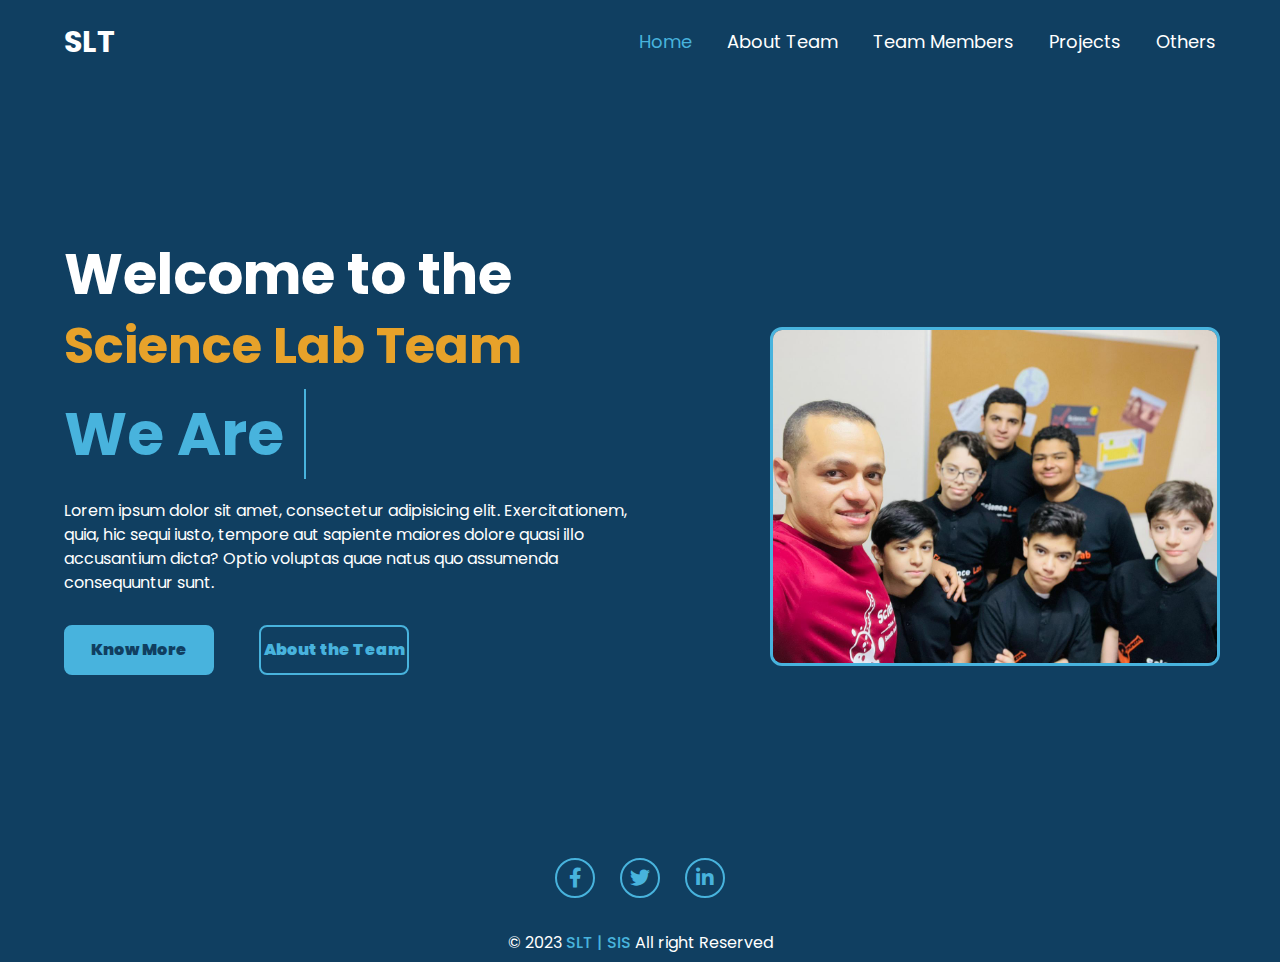
<file: index.html>
<!DOCTYPE html>
<html lang="en">
<head>
    <meta charset="UTF-8">
    <meta http-equiv="X-UA-Compatible" content="IE=edge">
    <meta name="viewport" content="width=device-width, initial-scale=1.0">
    <title>SLT | SIS</title>
    <!-- Link the CSS Files -->
    <link rel="stylesheet" href="CSS/normalize.css">
    <link rel="stylesheet" href="CSS/all.min.css">
    <link rel="stylesheet" href="CSS/style.css">
</head>
<body>
    <!-- The Header -->
    <div class="header disable_curet">
        <!-- The Logo in the tlc -->
        <a title="Science Lab Team" class="logo" href="#">SLT</a>
        <!-- The Navbar -->
        <nav class="navbar">
            <ul>
                <!-- The Sections -->
                <li><a class="active" href="home.html">Home</a></li>
                <li><a href="aboutTeam.html">About Team</a></li>
                <li><a href="teamMembers.html">Team Members</a></li>
                <li><a href="projects.html">Projects</a></li>
                <li><a href="#">Others</a></li>
            </ul>
        </nav>
    </div>
    <div class="home">
        <div class="home-content">
            <!-- The Main Content -->
            <div>
                <!-- The Heading -->
                <h1>Welcome to the</h1>
                <h1>Science Lab Team</h1>
                <!-- The Wrapper [typing effect] -->
                <div class="wrapper">
                    <!-- The First Text -->
                    <span class="first-text">We Are </span>
                    <!-- The Second Text [ul] -->
                    <ul class="sec-text">
                        <!-- every li inside it there is a span -->
                        <li><span>Creative</span></li>
                        <li><span>Explorers</span></li>
                        <li><span>Thinkers</span></li>
                        <li><span>Awesome</span></li>
                    </ul>
                </div>
            </div>
            <!-- The Paragraph [Description] -->
            <p>
                Lorem ipsum dolor sit amet, consectetur adipisicing elit. Exercitationem, quia, hic sequi iusto, tempore aut sapiente maiores dolore quasi illo accusantium dicta? Optio voluptas quae natus quo assumenda consequuntur sunt.
            </p>
            <div class="btn-box disable_curet">
                <a href="#">Know More</a>
                <a href="#">About the Team</a>
            </div>
        </div>
        <!-- The Whole Team Image Container -->
        <div class="team-img disable_curet">
            <!-- The Image -->
                <img src="imgs/team.jpg" alt="">
        </div>
    </div>
    <!-- The Footer -->
    <div class="footer">
        <!-- The Social Media Box -->
        <div class="home-sci disable_curet">
            <!-- The Icons -->
            <a target="_blank" href="https://www.facebook.com/ScinceLabSISBoys"><i class="fa-brands fa-facebook-f"></i></a>
            <a target="_blank" href="#"><i class="fa-brands fa-twitter"></i></a>
            <a target="_blank" href="#"><i class="fa-brands fa-linkedin-in"></i></a>
        </div>
        <!-- The Paragraph at the End -->
        <p class="copyright">&copy; 2023 <span title="Science Lab Team | Sands International School">SLT | SIS</span> All right Reserved</p>
    </div>
    <!-- Linking the java script file for changing the image -->
    <script src="main.js"></script>
</body>
</html>
</file>
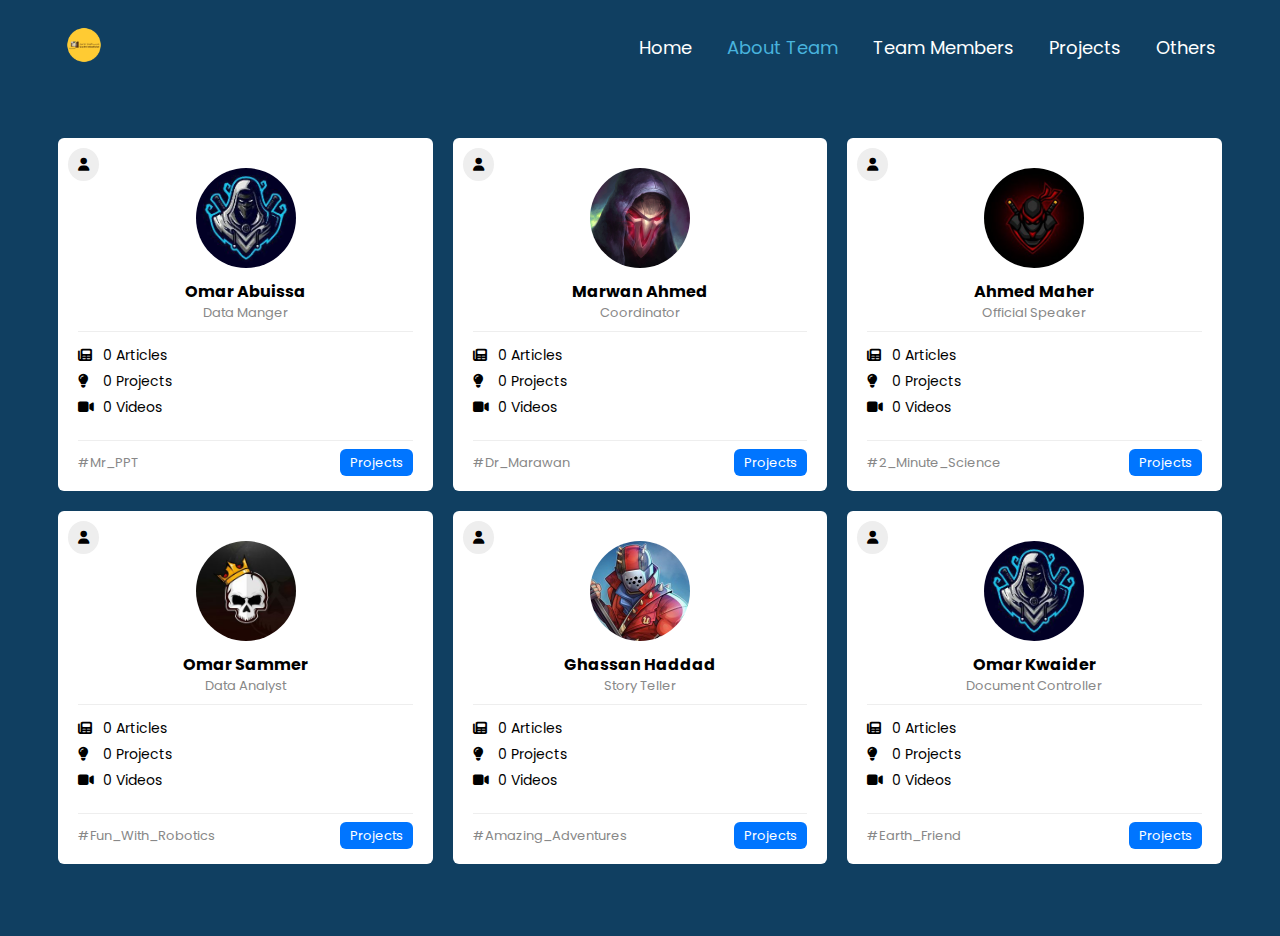
<file: aboutTeam.html>
<!DOCTYPE html>
<html lang="en">
<head>
    <meta charset="UTF-8">
    <meta http-equiv="X-UA-Compatible" content="IE=edge">
    <meta name="viewport" content="width=device-width, initial-scale=1.0">
    <title>SLT | SIS</title>
    <!-- Link the CSS Files -->
    <link rel="stylesheet" href="CSS/normalize.css">
    <link rel="stylesheet" href="CSS/all.min.css">
    <link rel="stylesheet" href="CSS/framework.css">
    <link rel="stylesheet" href="CSS/style.css">
</head>
<body class="m-0">
    <div class="header disable_curet">
        <!-- The Logo in the tlc -->
        <a title="Science Lab Team" class="logo" href="#"><img src="imgs/logo.png" alt=""></a>
        <!-- The Navbar -->
        <nav class="navbar">
            <ul>
                <!-- The Sections -->
                <li><a href="home.html">Home</a></li>
                <li><a class="active" href="aboutTeam.html">About Team</a></li>
                <li><a href="teamMembers.html">Team Members</a></li>
                <li><a href="projects.html">Projects</a></li>
                <li><a href="#">Others</a></li>
            </ul>
        </nav>
    </div>
    <div class="page d-flex">
        <div class="content w-full overflow-h">
            <div class="friends-page d-grid m-20 gap-20">
                <div class="friend bg-white rad-6 p-20 p-rel">
                    <div class="contact">
                        <a href="teamMembers.html#o-abuissa"><i class="fa-solid fa-user"></i></a>
                    </div>
                    <div class="txt-c">
                        <img class="rad-half mt-10 mb-10 w-100 h-100" src="imgs/friend-02.jpg" alt="">
                        <h4 class="m-0">Omar Abuissa</h4>
                        <p class="c-grey fs-13 mt-5 mb-0">Data Manger</p>
                    </div>
                    <div class="icons fs-14 p-rel">
                        <div class="mb-10">
                            <i class="fa-solid fa-newspaper fa-1x"></i>
                            <span class="pl-2"> 0 </span><span>Articles</span>
                        </div>
                        <div class="mb-10">
                            <i class="fa-solid fa-lightbulb fa-1x"></i>
                            <span class="pl-5"> 0 </span><span>Projects</span>
                        </div>
                        <div class="mb-10">
                            <i class="fa-solid fa-video fa-1x"></i>
                            <span> 0 </span><span>Videos</span>
                        </div>
                    </div>
                    <div class="info between-flex fs-13">
                        <span class="c-grey">#Mr_PPT</span>
                        <div>
                            <a class="bg-blue c-white btn-shape" href="projects for members/o-abuissa.html">Projects</a>
                            
                        </div>
                    </div>
                </div>
                <div class="friend bg-white rad-6 p-20 p-rel">
                    <div class="contact">
                        <a href="teamMembers.html#m-ahmed"><i class="fa-solid fa-user"></i></a>
                    </div>
                    <div class="txt-c">
                        <img class="rad-half mt-10 mb-10 w-100 h-100" src="imgs/friend-03.jpg" alt="">
                        <h4 class="m-0">Marwan Ahmed</h4>
                        <p class="c-grey fs-13 mt-5 mb-0">Coordinator</p>
                    </div>
                    <div class="icons fs-14 p-rel">
                        <div class="mb-10">
                            <i class="fa-solid fa-newspaper fa-1x"></i>
                            <span class="pl-2"> 0 </span><span>Articles</span>
                        </div>
                        <div class="mb-10">
                            <i class="fa-solid fa-lightbulb fa-1x"></i>
                            <span class="pl-5"> 0 </span><span>Projects</span>
                        </div>
                        <div class="mb-10">
                            <i class="fa-solid fa-video fa-1x"></i>
                            <span> 0 </span><span>Videos</span>
                        </div>
                    </div>
                    <div class="info between-flex fs-13">
                        <span class="c-grey">#Dr_Marawan</span>
                        <div>
                            <a class="bg-blue c-white btn-shape" href="projects for members/m-ahmed.html">Projects</a>
                            
                        </div>
                    </div>
                </div>
                <div class="friend bg-white rad-6 p-20 p-rel">
                    <div class="contact">
                        <a href="teamMembers.html#a-maher"><i class="fa-solid fa-user"></i></a>
                    </div>
                    <div class="txt-c">
                        <img class="rad-half mt-10 mb-10 w-100 h-100" src="imgs/friend-04.jpg" alt="">
                        <h4 class="m-0">Ahmed Maher</h4>
                        <p class="c-grey fs-13 mt-5 mb-0">Official Speaker</p>
                    </div>
                    <div class="icons fs-14 p-rel">
                        <div class="mb-10">
                            <i class="fa-solid fa-newspaper fa-1x"></i>
                            <span class="pl-2"> 0 </span><span>Articles</span>
                        </div>
                        <div class="mb-10">
                            <i class="fa-solid fa-lightbulb fa-1x"></i>
                            <span class="pl-5"> 0 </span><span>Projects</span>
                        </div>
                        <div class="mb-10">
                            <i class="fa-solid fa-video fa-1x"></i>
                            <span> 0 </span><span>Videos</span>
                        </div>
                    </div>
                    <div class="info between-flex fs-13">
                        <span class="c-grey">#2_Minute_Science</span>
                        <div>
                            <a class="bg-blue c-white btn-shape" href="projects for members/a-maher.html">Projects</a>
                            
                        </div>
                    </div>
                </div>
                <div class="friend bg-white rad-6 p-20 p-rel">
                    <div class="contact">
                        <a href="teamMembers.html#o-sammer"><i class="fa-solid fa-user"></i></a>
                    </div>
                    <div class="txt-c">
                        <img class="rad-half mt-10 mb-10 w-100 h-100" src="imgs/friend-05.jpg" alt="">
                        <h4 class="m-0">Omar Sammer</h4>
                        <p class="c-grey fs-13 mt-5 mb-0">Data Analyst</p>
                    </div>
                    <div class="icons fs-14 p-rel">
                        <div class="mb-10">
                            <i class="fa-solid fa-newspaper fa-1x"></i>
                            <span class="pl-2"> 0 </span><span>Articles</span>
                        </div>
                        <div class="mb-10">
                            <i class="fa-solid fa-lightbulb fa-1x"></i>
                            <span class="pl-5"> 0 </span><span>Projects</span>
                        </div>
                        <div class="mb-10">
                            <i class="fa-solid fa-video fa-1x"></i>
                            <span> 0 </span><span>Videos</span>
                        </div>
                    </div>
                    <div class="info between-flex fs-13">
                        <span class="c-grey">#Fun_With_Robotics</span>
                        <div>
                            <a class="bg-blue c-white btn-shape" href="projects for members/o-sammer.html">Projects</a>
                            
                        </div>
                    </div>
                </div>
                <div class="friend bg-white rad-6 p-20 p-rel">
                    <div class="contact">
                        <a href="teamMembers.html#g-haddad"><i class="fa-solid fa-user"></i></a>
                    </div>
                    <div class="txt-c">
                        <img class="rad-half mt-10 mb-10 w-100 h-100" src="imgs/friend-01.jpg" alt="">
                        <h4 class="m-0">Ghassan Haddad</h4>
                        <p class="c-grey fs-13 mt-5 mb-0">Story Teller</p>
                    </div>
                    <div class="icons fs-14 p-rel">
                        <div class="mb-10">
                            <i class="fa-solid fa-newspaper fa-1x"></i>
                            <span class="pl-2"> 0 </span><span>Articles</span>
                        </div>
                        <div class="mb-10">
                            <i class="fa-solid fa-lightbulb fa-1x"></i>
                            <span class="pl-5"> 0 </span><span>Projects</span>
                        </div>
                        <div class="mb-10">
                            <i class="fa-solid fa-video fa-1x"></i>
                            <span> 0 </span><span>Videos</span>
                        </div>
                    </div>
                    <div class="info between-flex fs-13">
                        <span class="c-grey">#Amazing_Adventures</span>
                        <div>
                            <a class="bg-blue c-white btn-shape" href="projects for members/g-haddad.html">Projects</a>
                            
                        </div>
                    </div>
                </div>
                <div class="friend bg-white rad-6 p-20 p-rel">
                    <div class="contact">
                        <a href="teamMembers.html#o-Kwaider"><i class="fa-solid fa-user"></i></a>
                    </div>
                    <div class="txt-c">
                        <img class="rad-half mt-10 mb-10 w-100 h-100" src="imgs/friend-02.jpg" alt="">
                        <h4 class="m-0">Omar Kwaider</h4>
                        <p class="c-grey fs-13 mt-5 mb-0">Document Controller</p>
                    </div>
                    <div class="icons fs-14 p-rel">
                        <div class="mb-10">
                            <i class="fa-solid fa-newspaper fa-1x"></i>
                            <span class="pl-2"> 0 </span><span>Articles</span>
                        </div>
                        <div class="mb-10">
                            <i class="fa-solid fa-lightbulb fa-1x"></i>
                            <span class="pl-5"> 0 </span><span>Projects</span>
                        </div>
                        <div class="mb-10">
                            <i class="fa-solid fa-video fa-1x"></i>
                            <span> 0 </span><span>Videos</span>
                        </div>
                    </div>
                    <div class="info between-flex fs-13">
                        <span class="c-grey">#Earth_Friend</span>
                        <div>
                            <a class="bg-blue c-white btn-shape" href="projects for members/o-Kwaider.html">Projects</a>
                            
                        </div>
                    </div>
                </div>
            </div>
        </div>
    </div>
</body>
</html>
</file>
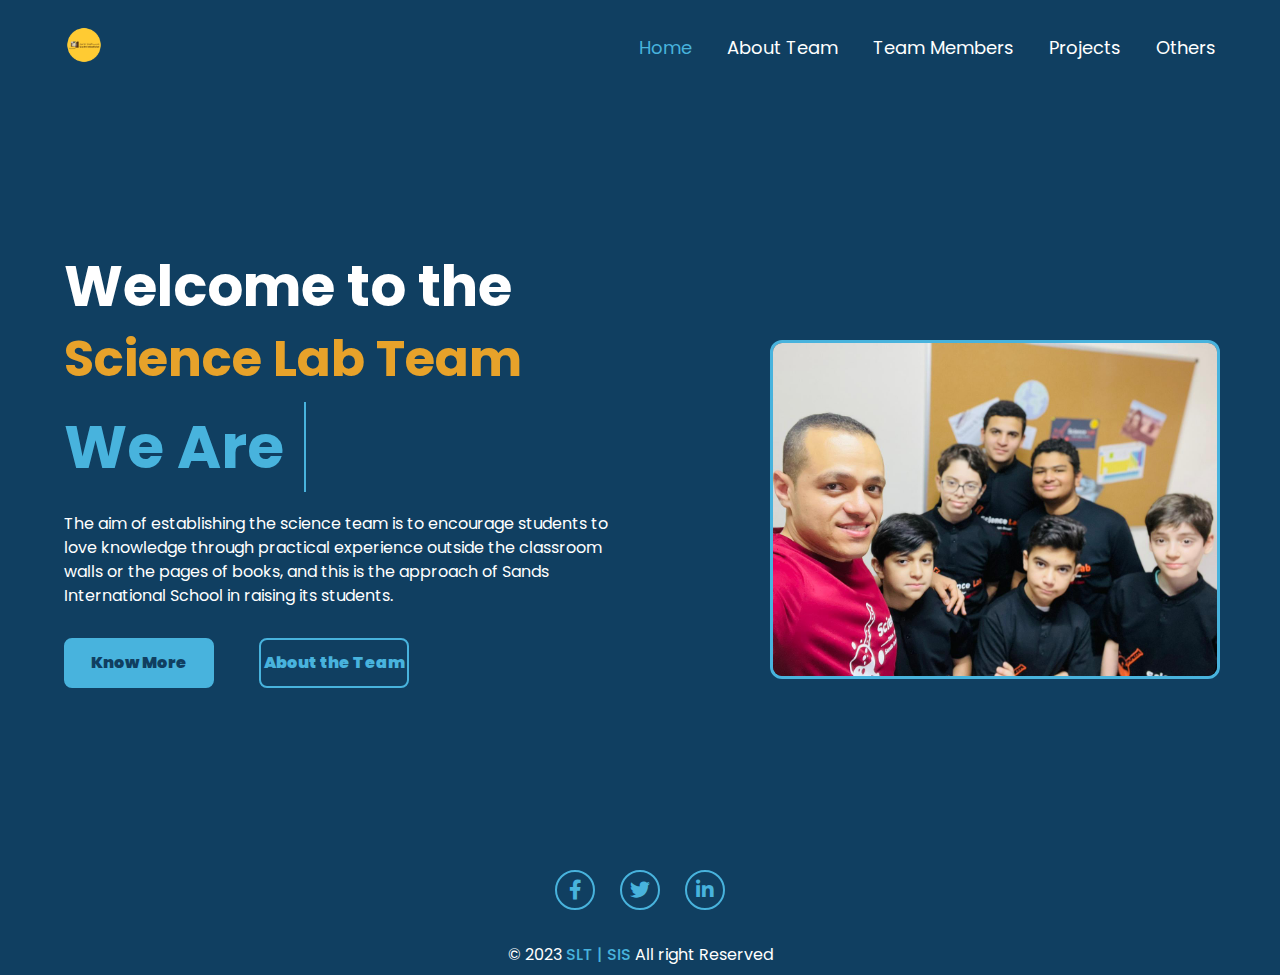
<file: home.html>
<!DOCTYPE html>
<html lang="en">
<head>
    <meta charset="UTF-8">
    <meta http-equiv="X-UA-Compatible" content="IE=edge">
    <meta name="viewport" content="width=device-width, initial-scale=1.0">
    <title>SLT | SIS</title>
    <!-- Link the CSS Files -->
    <link rel="stylesheet" href="CSS/normalize.css">
    <link rel="stylesheet" href="CSS/all.min.css">
    <link rel="stylesheet" href="CSS/style.css">
</head>
<body>
    <!-- The Header -->
    <div class="header disable_curet">
        <!-- The Logo in the tlc -->
        <a title="Science Lab Team" class="logo" href="#"><img src="imgs/logo.png" alt=""></a>
        <!-- The Navbar -->
        <nav class="navbar">
            <ul>
                <!-- The Sections -->
                <li><a class="active" href="home.html">Home</a></li>
                <li><a href="aboutTeam.html">About Team</a></li>
                <li><a href="teamMembers.html">Team Members</a></li>
                <li><a href="projects.html">Projects</a></li>
                <li><a href="#">Others</a></li>
            </ul>
        </nav>
    </div>
    <div class="home">
        <div class="home-content">
            <!-- The Main Content -->
            <div>
                <!-- The Heading -->
                <h1>Welcome to the</h1>
                <h1>Science Lab Team</h1>
                <!-- The Wrapper [typing effect] -->
                <div class="wrapper">
                    <!-- The First Text -->
                    <span class="first-text">We Are </span>
                    <!-- The Second Text [ul] -->
                    <ul class="sec-text">
                        <!-- every li inside it there is a span -->
                        <li><span>Creative</span></li>
                        <li><span>Explorers</span></li>
                        <li><span>Thinkers</span></li>
                        <li><span>Awesome</span></li>
                    </ul>
                </div>
            </div>
            <!-- The Paragraph [Description] -->
            <p>
                The aim of establishing the science team is
                to encourage students to love knowledge
                through practical experience outside the
                classroom walls or the pages of books, and
                this is the approach of Sands International
                School in raising its students.
            </p>
            <div class="btn-box disable_curet">
                <a href="#">Know More</a>
                <a href="teamMembers.html">About the Team</a>
            </div>
        </div>
        <!-- The Whole Team Image Container -->
        <div class="team-img disable_curet">
            <!-- The Image -->
                <img src="imgs/team.jpg" alt="">
        </div>
    </div>
    <!-- The Footer -->
    <div class="footer">
        <!-- The Social Media Box -->
        <div class="home-sci disable_curet">
            <!-- The Icons -->
            <a target="_blank" href="https://www.facebook.com/ScinceLabSISBoys"><i class="fa-brands fa-facebook-f"></i></a>
            <a target="_blank" href="#"><i class="fa-brands fa-twitter"></i></a>
            <a target="_blank" href="#"><i class="fa-brands fa-linkedin-in"></i></a>
        </div>
        <!-- The Paragraph at the End -->
        <p class="copyright">&copy; 2023 <span title="Science Lab Team | Sands International School">SLT | SIS</span> All right Reserved</p>
    </div>
</body>
</html>
</file>
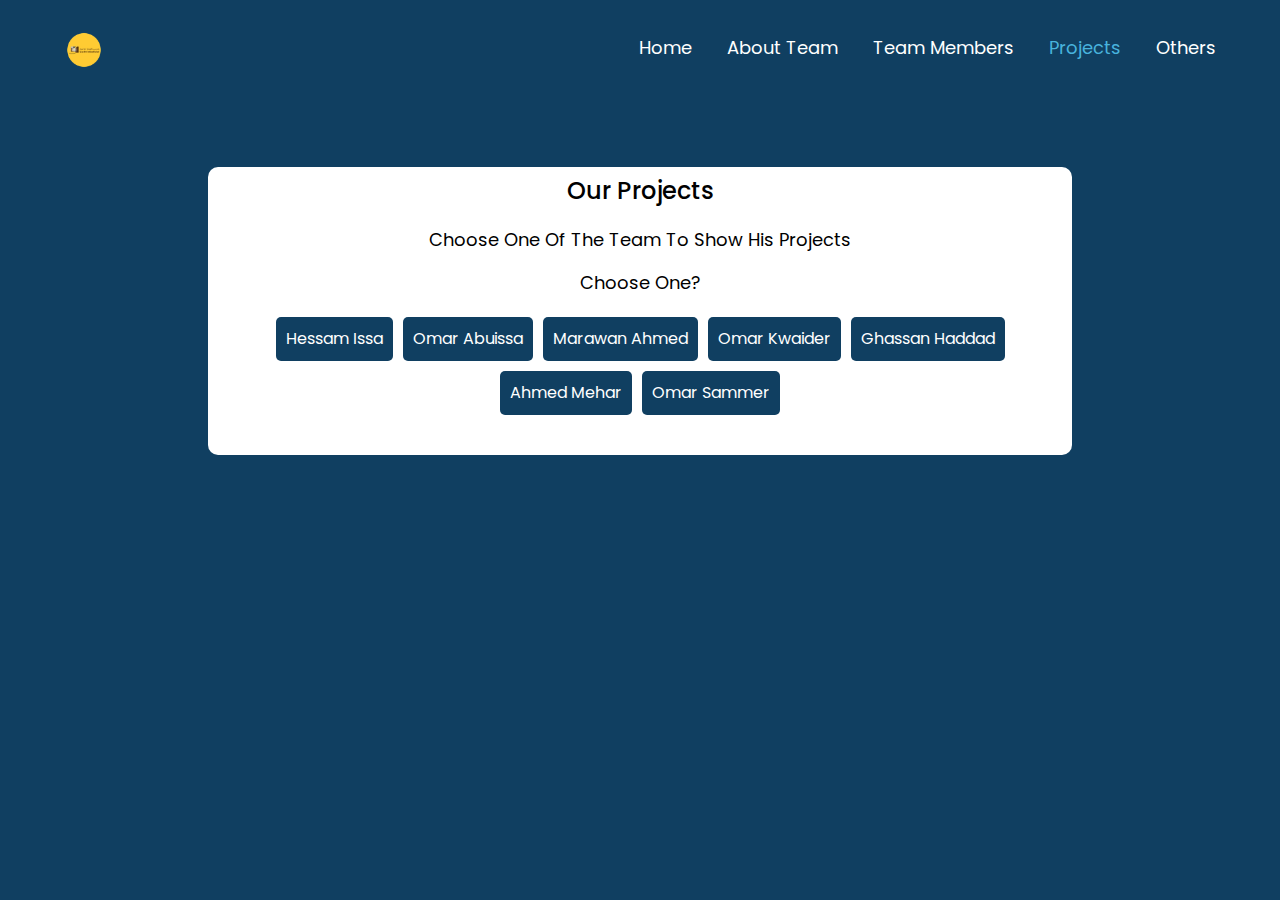
<file: projects.html>
<!DOCTYPE html>
<html lang="en">
<head>
    <meta charset="UTF-8">
    <meta http-equiv="X-UA-Compatible" content="IE=edge">
    <meta name="viewport" content="width=device-width, initial-scale=1.0">
    <title>About Team</title>
    <!-- Link the CSS Files -->
    <link rel="stylesheet" href="CSS/bootstrap.min.css">
    <link rel="stylesheet" href="CSS/normalize.css">
    <link rel="stylesheet" href="CSS/all.min.css">
    <link rel="stylesheet" href="CSS/style.css">
</head>
<body>
    <!-- The Header -->
    <div class="header disable_curet">
        <!-- The Logo in the tlc -->
        <a title="Science Lab Team" class="logo" href="#"><img src="imgs/logo.png" alt=""></a>
        <!-- The Navbar -->
        <nav class="navbar">
            <ul>
                <!-- The Sections -->
                <li><a href="home.html">Home</a></li>
                <li><a href="aboutTeam.html">About Team</a></li>
                <li><a href="teamMembers.html">Team Members</a></li>
                <li><a class="active" href="projects.html">Projects</a></li>
                <li><a href="#">Others</a></li>
            </ul>
        </nav>
    </div>
    <!-- The Footer -->
    <div class="prj-page">
        <div class="container">
            <div class="info">
                <h4>Our Projects</h4> <!-- added this line -->
                <p class="description">Choose one of the team to show his projects</p>
                <p class="choose">Choose One?</p>
            </div>
            <div class="links">
                <ul>
                    <li><a href="projects for members/h-issa.html">Hessam Issa</a></li>
                    <li><a href="projects for members/o-abuissa.html">Omar Abuissa</a></li>
                    <li><a href="projects for members/m-ahmed.html">Marawan Ahmed</a></li>
                    <li><a href="projects for members/o-Kwaider.html">Omar Kwaider</a></li>
                    <li><a href="projects for members/g-haddad.html">Ghassan Haddad</a></li>
                    <li><a href="projects for members/a-maher.html">Ahmed Mehar</a></li>
                    <li><a href="projects for members/o-sammer.html">Omar Sammer</a></li>
                </ul>
            </div>
        </div>
    </div>
</body>
</html>
</file>
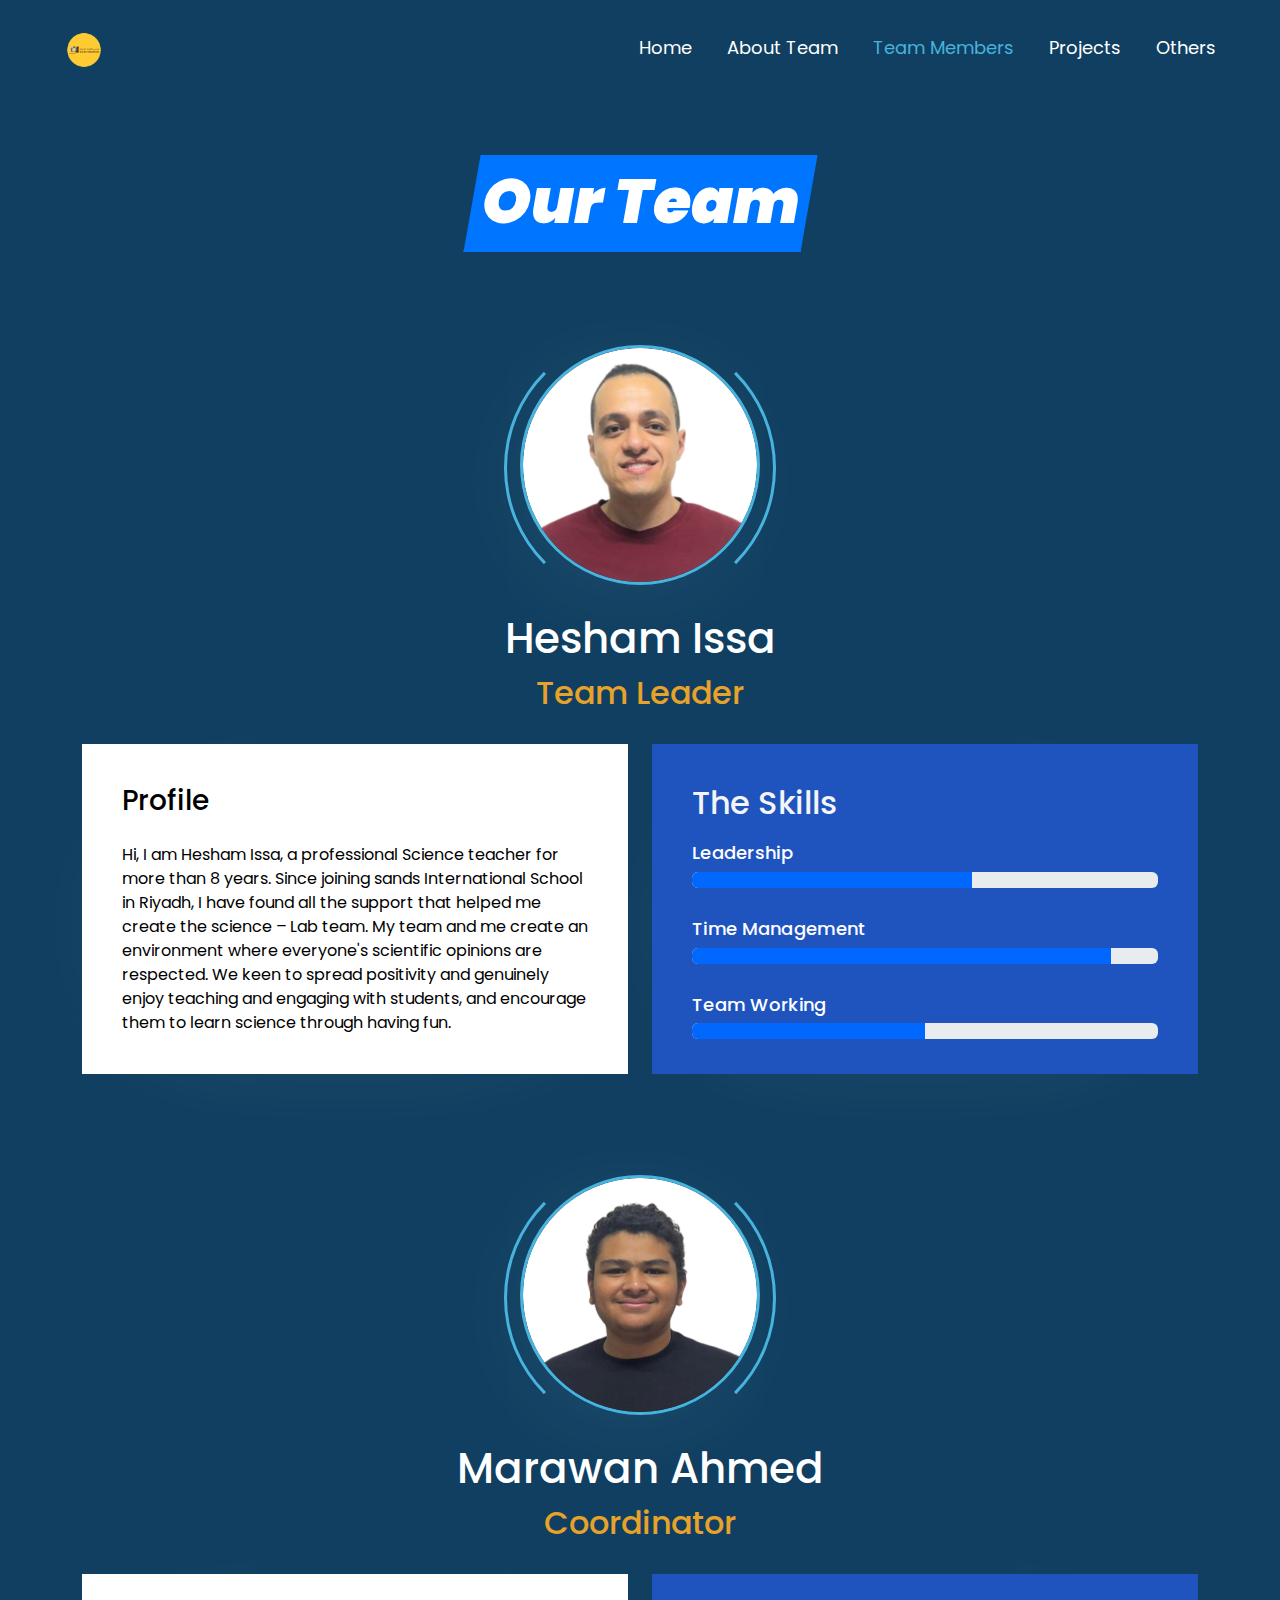
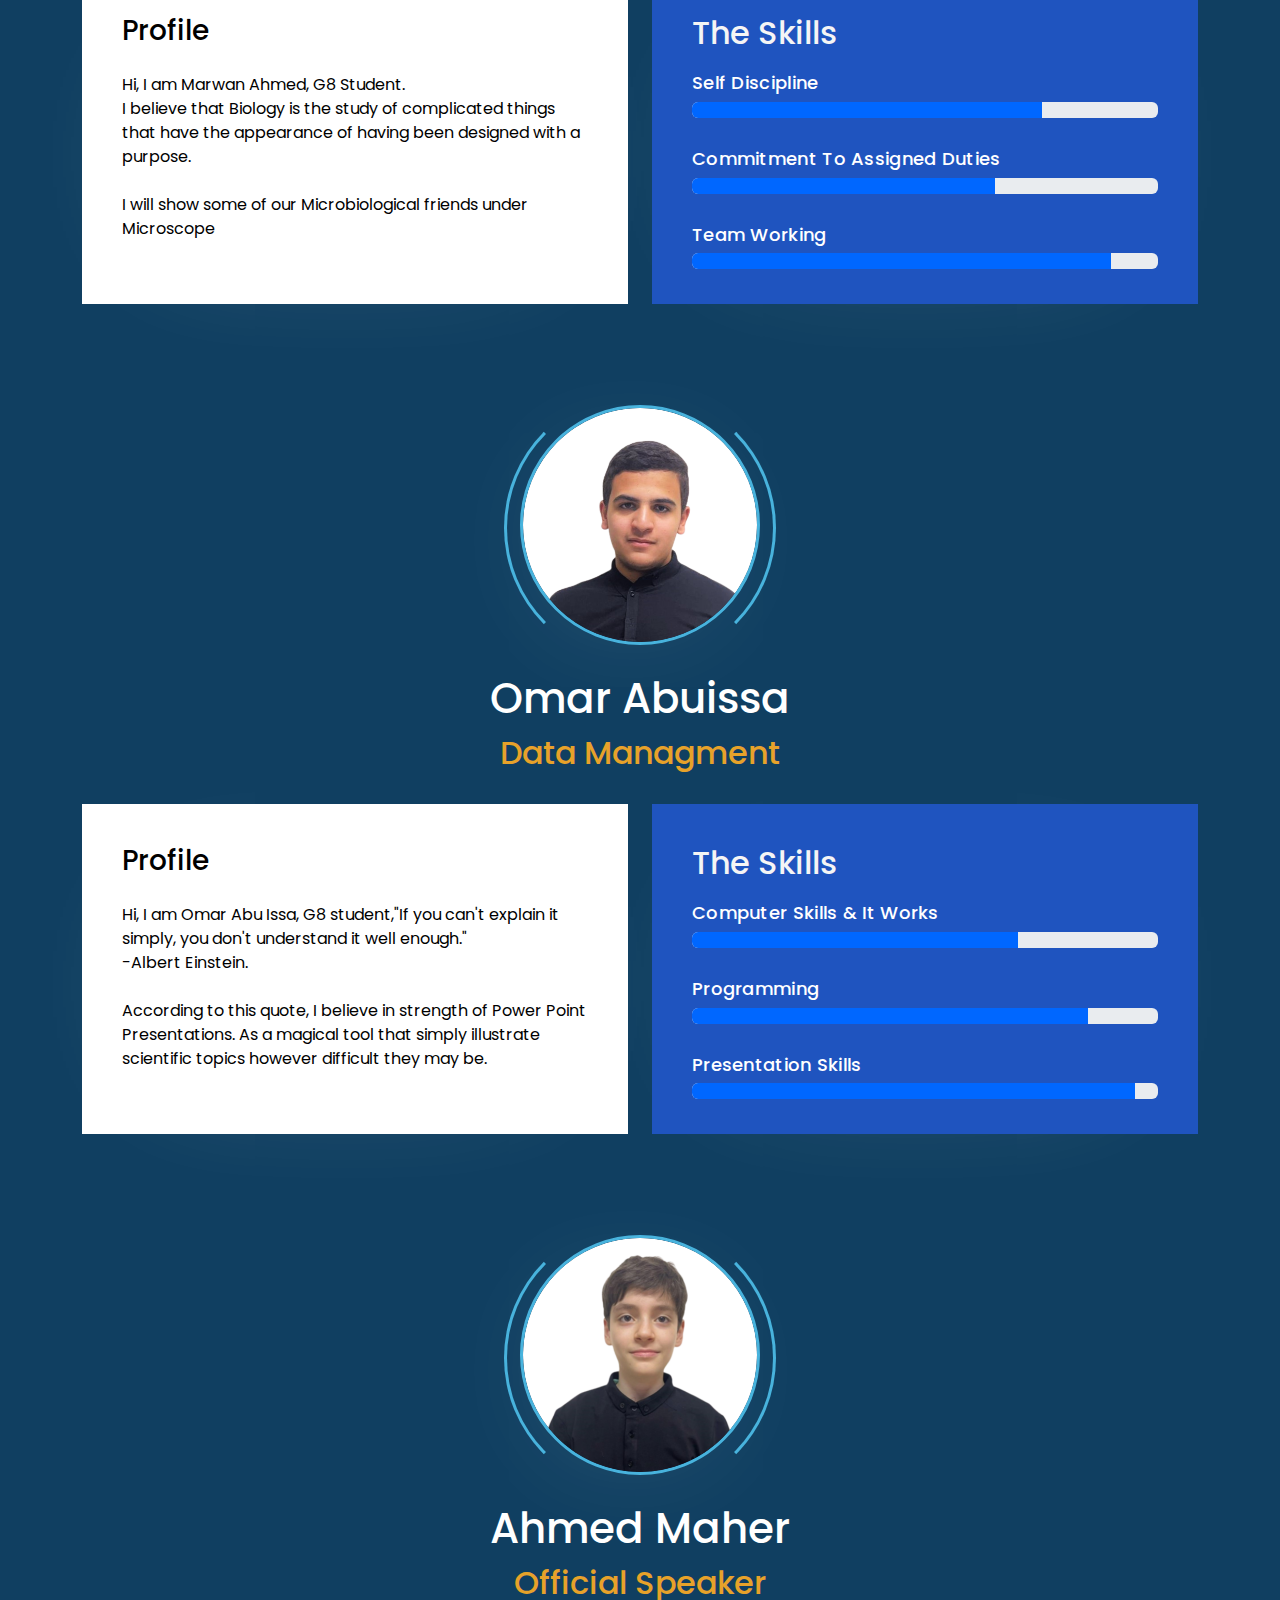
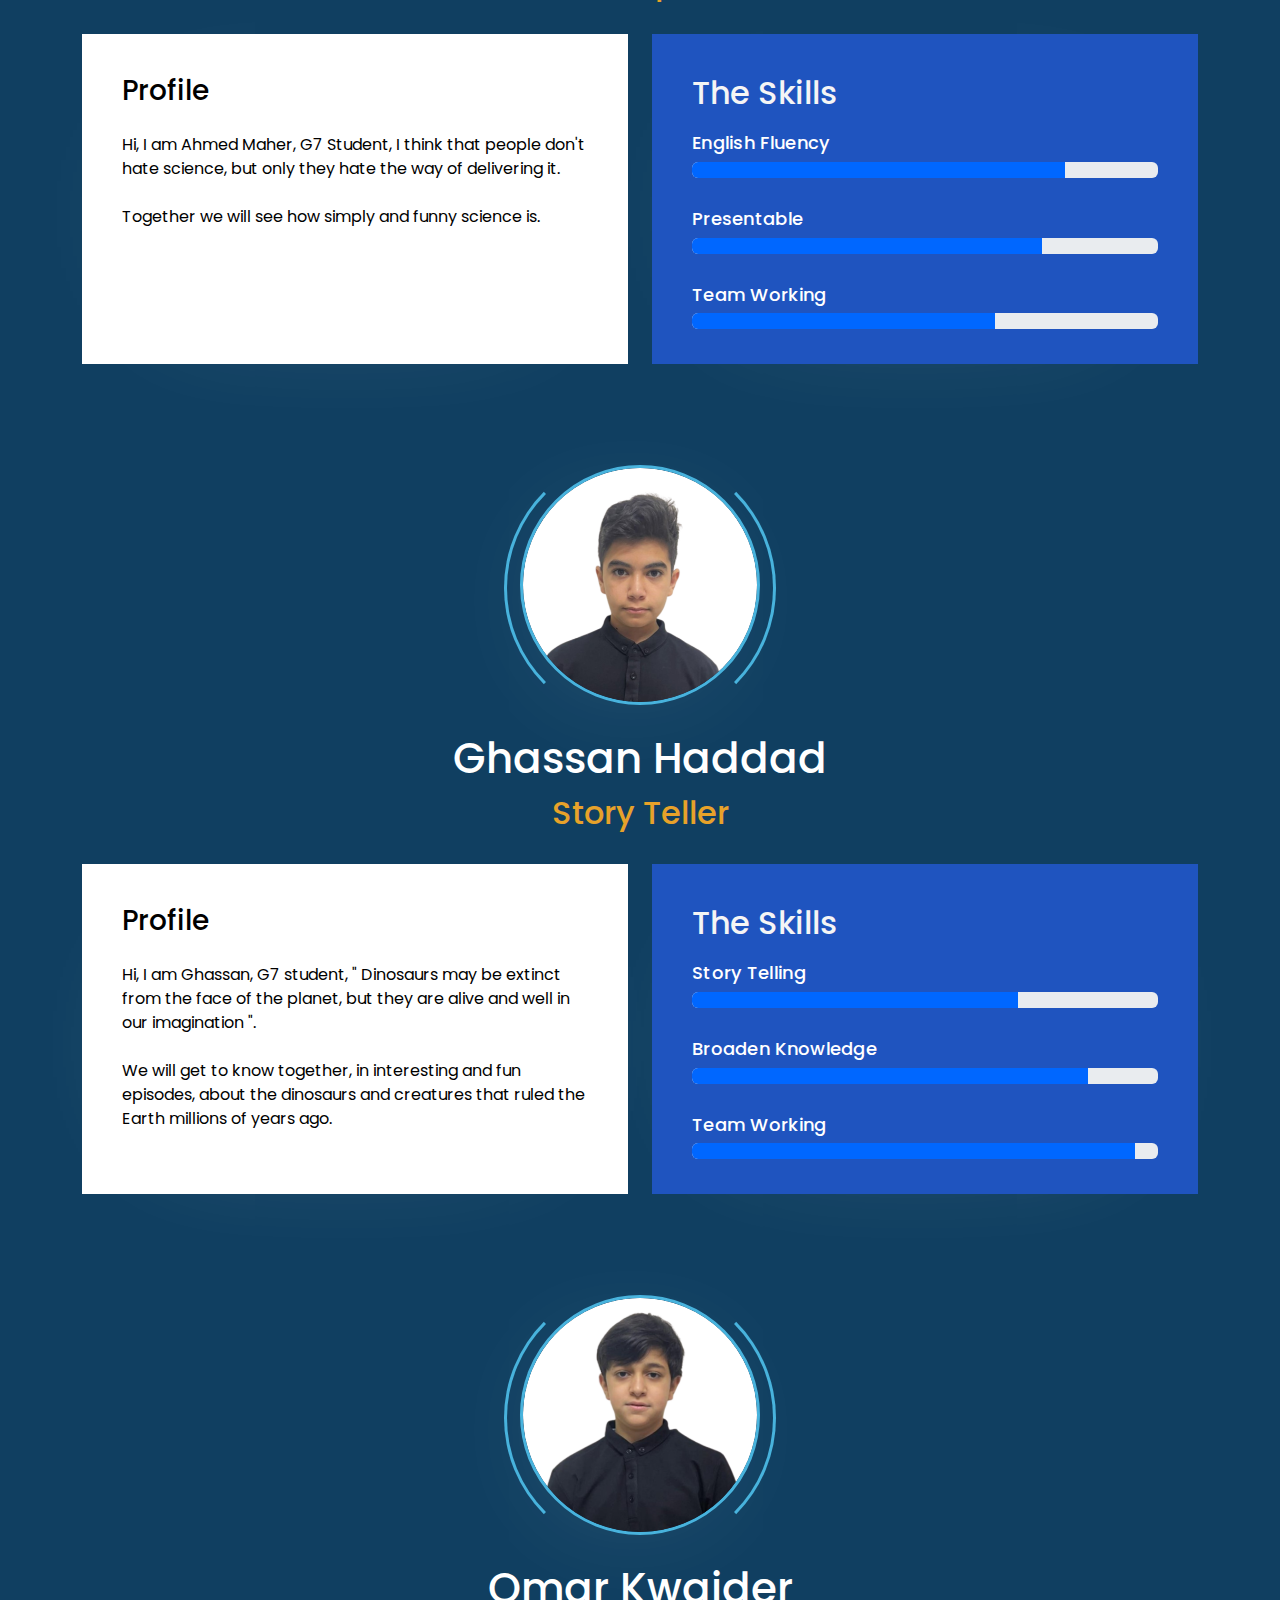
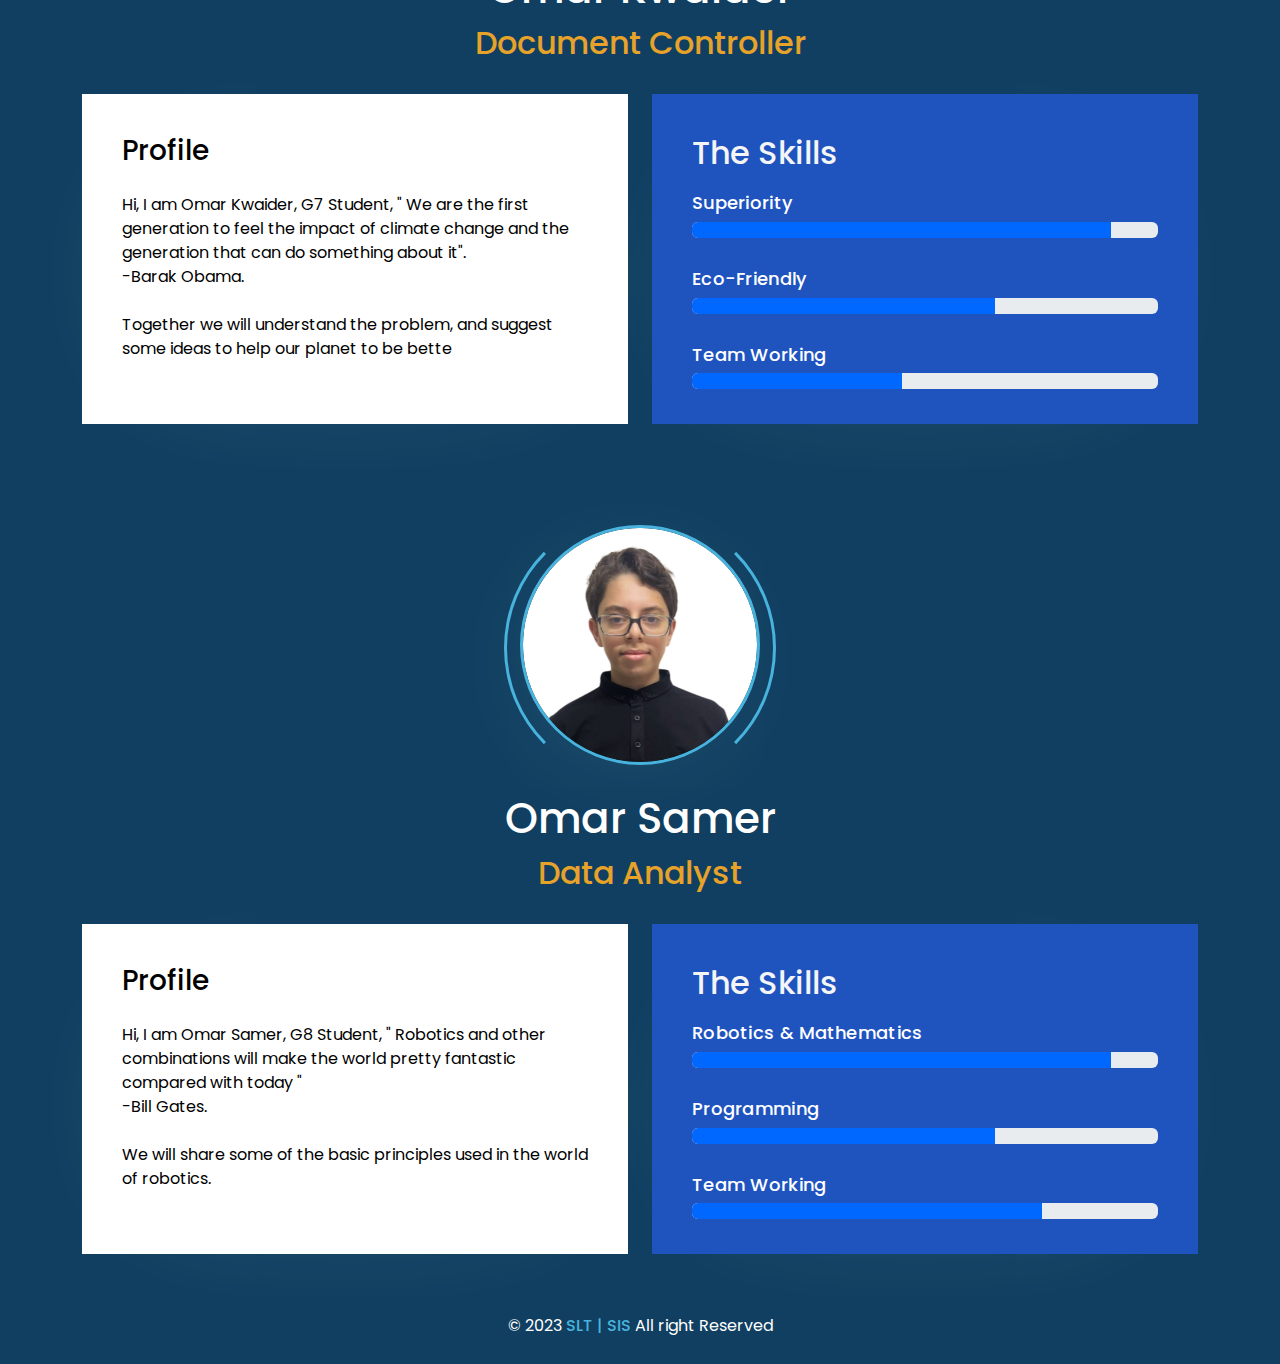
<file: teamMembers.html>
<!DOCTYPE html>
<html lang="en">
<head>
    <meta charset="UTF-8">
    <meta http-equiv="X-UA-Compatible" content="IE=edge">
    <meta name="viewport" content="width=device-width, initial-scale=1.0">
    <title>About Team</title>
    <!-- Link the CSS Files -->
    <link rel="stylesheet" href="CSS/bootstrap.min.css">
    <link rel="stylesheet" href="CSS/normalize.css">
    <link rel="stylesheet" href="CSS/all.min.css">
    <link rel="stylesheet" href="CSS/style.css">
</head>
<body>
    <!-- The Header -->
    <div class="header disable_curet">
        <!-- The Logo in the tlc -->
        <a title="Science Lab Team" class="logo" href="#"><img src="imgs/logo.png" alt=""></a>
        <!-- The Navbar -->
        <nav class="navbar">
            <ul>
                <!-- The Sections -->
                <li><a href="home.html">Home</a></li>
                <li><a href="aboutTeam.html">About Team</a></li>
                <li><a class="active" href="teamMembers.html">Team Members</a></li>
                <li><a href="projects.html">Projects</a></li>
                <li><a href="#">Others</a></li>
            </ul>
        </nav>
    </div>
    <!-- The Footer -->
    <div class="team-page">
        <h1>Our Team</h1>
        <div class="mem-a">
            <div class="about-img disable_curet">
                <img class="image" src="imgs/team-01.png" alt="">
                <span class="spin"></span>
                <h1>Hesham Issa</h1>
                <h2>Team Leader</h2>
            </div>
            <section class="container">
                    <div class="row">
                        <div class="col-md-6">
                            <div class="about">
                                <h3>Profile</h3>
                                <p>
                                    Hi, I am Hesham Issa, a professional Science teacher for more than 8 years.
                                    Since joining sands International School in Riyadh, I have found all the support that helped me create the science –
                                    Lab team.
                                    My team and me create an environment where everyone's scientific opinions are respected. We keen to spread
                                    positivity and genuinely enjoy teaching and engaging with students, and encourage them to learn science through
                                    having fun.
                                </p>
                            </div>
                        </div>
                        <div class="col-md-6">
                            <div class="skills disable_curet">
                                <h2>The Skills</h2>
                                <h5>Leadership</h5>
                                <span class="pull-right"60%></span>
                                <div class="progress">
                                    <div class="progress-bar progress-bar-primary" aria-valuenow="60" aria-valuemin="0" aria-valuemax="100" style="width: 60%;"></div>
                                </div>
                                <h5>Time Management</h5>
                                <span class="pull-right"90%></span>
                                <div class="progress">
                                    <div class="progress-bar progress-bar-primary" aria-valuenow="90" aria-valuemin="0" aria-valuemax="100" style="width: 90%;"></div>
                                </div>
                                <h5>Team Working</h5>
                                <span class="pull-right"50%></span>
                                <div class="progress">
                                    <div class="progress-bar progress-bar-primary" aria-valuenow="50" aria-valuemin="0" aria-valuemax="50" style="width: 50%;"></div>
                                </div>
                            </div>
                        </div>
                    </div>
            </section>
        </div>
        <div id="m-ahmed"></div>
        <div class="mem">
            <div class="about-img disable_curet">
                <img class="image" src="imgs/team-04.png" alt="">
                <span class="spin"></span>
                <h1>Marawan Ahmed</h1>
                <h2>Coordinator</h2>
            </div>
            <section class="container">
                    <div class="row">
                        <div class="col-md-6">
                            <div class="about">
                                <h3>Profile</h3>
                                <p>
                                    Hi, I am Marwan Ahmed, G8 Student. <br> I believe that Biology is the study of complicated things that have the
                                    appearance of having been designed with a purpose. <br><br>I will show some of our Microbiological friends under
                                    Microscope
                                </p>
                            </div>
                        </div>
                        <div class="col-md-6">
                            <div class="skills disable_curet">
                                <h2>The Skills</h2>
                                <h5>Self discipline</h5>
                                <span class="pull-right"75%></span>
                                <div class="progress">
                                    <div class="progress-bar progress-bar-primary" aria-valuenow="75" aria-valuemin="0" aria-valuemax="100" style="width: 75%;"></div>
                                </div>
                                <h5>Commitment to
                                    assigned duties</h5>
                                <span class="pull-right"65%></span>
                                <div class="progress">
                                    <div class="progress-bar progress-bar-primary" aria-valuenow="65" aria-valuemin="0" aria-valuemax="100" style="width: 65%;"></div>
                                </div>
                                <h5>Team Working</h5>
                                <span class="pull-right"90%></span>
                                <div class="progress">
                                    <div class="progress-bar progress-bar-primary" aria-valuenow="90" aria-valuemin="0" aria-valuemax="100" style="width: 90%;"></div>
                                </div>
                            </div>
                        </div>
                    </div>
            </section>
        </div>
        <div id="o-abuissa"></div>
        <div class="mem">
            <div class="about-img disable_curet">
                <img class="image" src="imgs/team-02.png" alt="">
                <span class="spin"></span>
                <h1>Omar Abuissa</h1>
                <h2>Data Managment</h2>
            </div>
            <section class="container">
                    <div class="row">
                        <div class="col-md-6">
                            <div class="about">
                                <h3>Profile</h3>
                                <p>
                                    Hi, I am Omar Abu Issa, G8 student,<span>"If you can't explain it simply, you don't understand it well enough."</span> 
                                    <br>-Albert Einstein.<br><br>
                                    According to this quote, I believe in strength of Power Point Presentations. As a magical tool that simply
                                    illustrate scientific topics however difficult they may be.                                </p>
                            </div>
                        </div>
                        <div class="col-md-6">
                            <div class="skills disable_curet">
                                <h2>The Skills</h2>
                                <h5>Computer Skills & It
                                    Works
                                </h5>
                                <span class="pull-right"70%></span>
                                <div class="progress">
                                    <div class="progress-bar progress-bar-primary" aria-valuenow="70" aria-valuemin="0" aria-valuemax="100" style="width: 70%;"></div>
                                </div>
                                <h5>Programming</h5>
                                <span class="pull-right"85%></span>
                                <div class="progress">
                                    <div class="progress-bar progress-bar-primary" aria-valuenow="85" aria-valuemin="0" aria-valuemax="100" style="width: 85%;"></div>
                                </div>
                                <h5>Presentation skills</h5>
                                <span class="pull-right"95%></span>
                                <div class="progress">
                                    <div class="progress-bar progress-bar-primary" aria-valuenow="95" aria-valuemin="0" aria-valuemax="100" style="width: 95%;"></div>
                                </div>
                            </div>
                        </div>
                    </div>
            </section>
        </div>
        <div id="a-maher"></div>
        <div class="mem">
            <div class="about-img disable_curet">
                <img class="image" src="imgs/team-07.png" alt="">
                <span class="spin"></span>
                <h1>Ahmed Maher</h1>
                <h2>Official Speaker</h2>
            </div>
            <section class="container">
                    <div class="row">
                        <div class="col-md-6">
                            <div class="about">
                                <h3>Profile</h3>
                                <p>
                                    Hi, I am Ahmed Maher, G7 Student, I think that people don't hate science, but only they hate the way of
                                    delivering it.<br><br> Together we will see how simply and funny science is.
                                </p>
                            </div>
                        </div>
                        <div class="col-md-6">
                            <div class="skills disable_curet">
                                <h2>The Skills</h2>
                                <h5>English Fluency</h5>
                                <span class="pull-right"80%></span>
                                <div class="progress">
                                    <div class="progress-bar progress-bar-primary" aria-valuenow="80" aria-valuemin="0" aria-valuemax="100" style="width: 80%;"></div>
                                </div>
                                <h5>Presentable</h5>
                                <span class="pull-right"75%></span>
                                <div class="progress">
                                    <div class="progress-bar progress-bar-primary" aria-valuenow="75" aria-valuemin="0" aria-valuemax="100" style="width: 75%;"></div>
                                </div>
                                <h5>Team Working</h5>
                                <span class="pull-right"65%></span>
                                <div class="progress">
                                    <div class="progress-bar progress-bar-primary" aria-valuenow="65" aria-valuemin="0" aria-valuemax="100" style="width: 65%;"></div>
                                </div>
                            </div>
                        </div>
                    </div>
            </section>
        </div>
        <div id="g-haddad"></div>
        <div class="mem">
            <div class="about-img disable_curet">
                <img class="image" src="imgs/team-06.png" alt="">
                <span class="spin"></span>
                <h1>Ghassan Haddad</h1>
                <h2>Story Teller</h2>
            </div>
            <section class="container">
                    <div class="row">
                        <div class="col-md-6">
                            <div class="about">
                                <h3>Profile</h3>
                                <p>
                                    Hi, I am Ghassan, G7 student, " Dinosaurs may be extinct from the face of the planet, but they are alive and well in
                                    our imagination ".<br><br> We will get to know together, in interesting and fun episodes, about the dinosaurs and
                                    creatures that ruled the Earth millions of years ago.
                                </p>
                            </div>
                        </div>
                        <div class="col-md-6">
                            <div class="skills disable_curet">
                                <h2>The Skills</h2>
                                <h5>story telling</h5>
                                <span class="pull-right"70%></span>
                                <div class="progress">
                                    <div class="progress-bar progress-bar-primary" aria-valuenow="70" aria-valuemin="0" aria-valuemax="100" style="width: 70%;"></div>
                                </div>
                                <h5>Broaden knowledge</h5>
                                <span class="pull-right"85%></span>
                                <div class="progress">
                                    <div class="progress-bar progress-bar-primary" aria-valuenow="85" aria-valuemin="0" aria-valuemax="100" style="width: 85%;"></div>
                                </div>
                                <h5>Team Working</h5>
                                <span class="pull-right"95%></span>
                                <div class="progress">
                                    <div class="progress-bar progress-bar-primary" aria-valuenow="95" aria-valuemin="0" aria-valuemax="100" style="width: 95%;"></div>
                                </div>
                            </div>
                        </div>
                    </div>
            </section>
        </div>
        <div id="o-Kwaider"></div>
        <div class="mem">
            <div class="about-img disable_curet">
                <img class="image" src="imgs/team-05.png" alt="">
                <span class="spin"></span>
                <h1>Omar Kwaider</h1>
                <h2>Document Controller</h2>
            </div>
            <section class="container">
                    <div class="row">
                        <div class="col-md-6">
                            <div class="about">
                                <h3>Profile</h3>
                                <p>
                                    Hi, I am Omar Kwaider, G7 Student, " We are the first generation to feel the impact of climate change and
                                    the generation that can do something about it".<br>-Barak Obama. <br><br>Together we will understand the problem,
                                    and suggest some ideas to help our planet to be bette
                                </p>
                            </div>
                        </div>
                        <div class="col-md-6">
                            <div class="skills disable_curet">
                                <h2>The Skills</h2>
                                <h5>Superiority</h5>
                                <span class="pull-right"90%></span>
                                <div class="progress">
                                    <div class="progress-bar progress-bar-primary" aria-valuenow="90" aria-valuemin="0" aria-valuemax="100" style="width: 90%;"></div>
                                </div>
                                <h5>Eco-Friendly</h5>
                                <span class="pull-right"65%></span>
                                <div class="progress">
                                    <div class="progress-bar progress-bar-primary" aria-valuenow="65" aria-valuemin="0" aria-valuemax="100" style="width: 65%;"></div>
                                </div>
                                <h5>team Working</h5>
                                <span class="pull-right"45%></span>
                                <div class="progress">
                                    <div class="progress-bar progress-bar-primary" aria-valuenow="45" aria-valuemin="0" aria-valuemax="100" style="width: 45%;"></div>
                                </div>
                            </div>
                        </div>
                    </div>
            </section>
        </div>
        <div id="o-sammer"></div>
        <div class="mem">
            <div class="about-img disable_curet">
                <img class="image" src="imgs/team-03.png" alt="">
                <span class="spin"></span>
                <h1>Omar Samer</h1>
                <h2>Data Analyst</h2>
            </div>
            <section class="container">
                    <div class="row">
                        <div class="col-md-6">
                            <div class="about">
                                <h3>Profile</h3>
                                <p>
                                    Hi, I am Omar Samer, G8 Student, " Robotics and other combinations will make the world pretty fantastic compared
                                    with today "<br> -Bill Gates.<br><br> We will share some of the basic principles used in the world of robotics.
                                </p>
                            </div>
                        </div>
                        <div class="col-md-6">
                            <div class="skills disable_curet">
                                <h2>The Skills</h2>
                                <h5>Robotics & Mathematics
                                </h5>
                                <span class="pull-right"90%></span>
                                <div class="progress">
                                    <div class="progress-bar progress-bar-primary" aria-valuenow="90" aria-valuemin="0" aria-valuemax="100" style="width: 90%;"></div>
                                </div>
                                <h5>Programming</h5>
                                <span class="pull-right"65%></span>
                                <div class="progress">
                                    <div class="progress-bar progress-bar-primary" aria-valuenow="85" aria-valuemin="0" aria-valuemax="100" style="width: 65%;"></div>
                                </div>
                                <h5>Team Working</h5>
                                <span class="pull-right"75%></span>
                                <div class="progress">
                                    <div class="progress-bar progress-bar-primary" aria-valuenow="75" aria-valuemin="0" aria-valuemax="100" style="width: 75%;"></div>
                                </div>
                            </div>
                        </div>
                    </div>
            </section>
        </div>
        <div class="footer">
            <!-- The Paragraph at the End -->
            <p class="copyright">&copy; 2023 <span title="Science Lab Team | Sands International School">SLT | SIS</span> All right Reserved</p>
        </div>
    </div>

    <!-- Linking the java script file for changing the image -->
    <script src="main.js"></script>
</body>
</html>
</file>
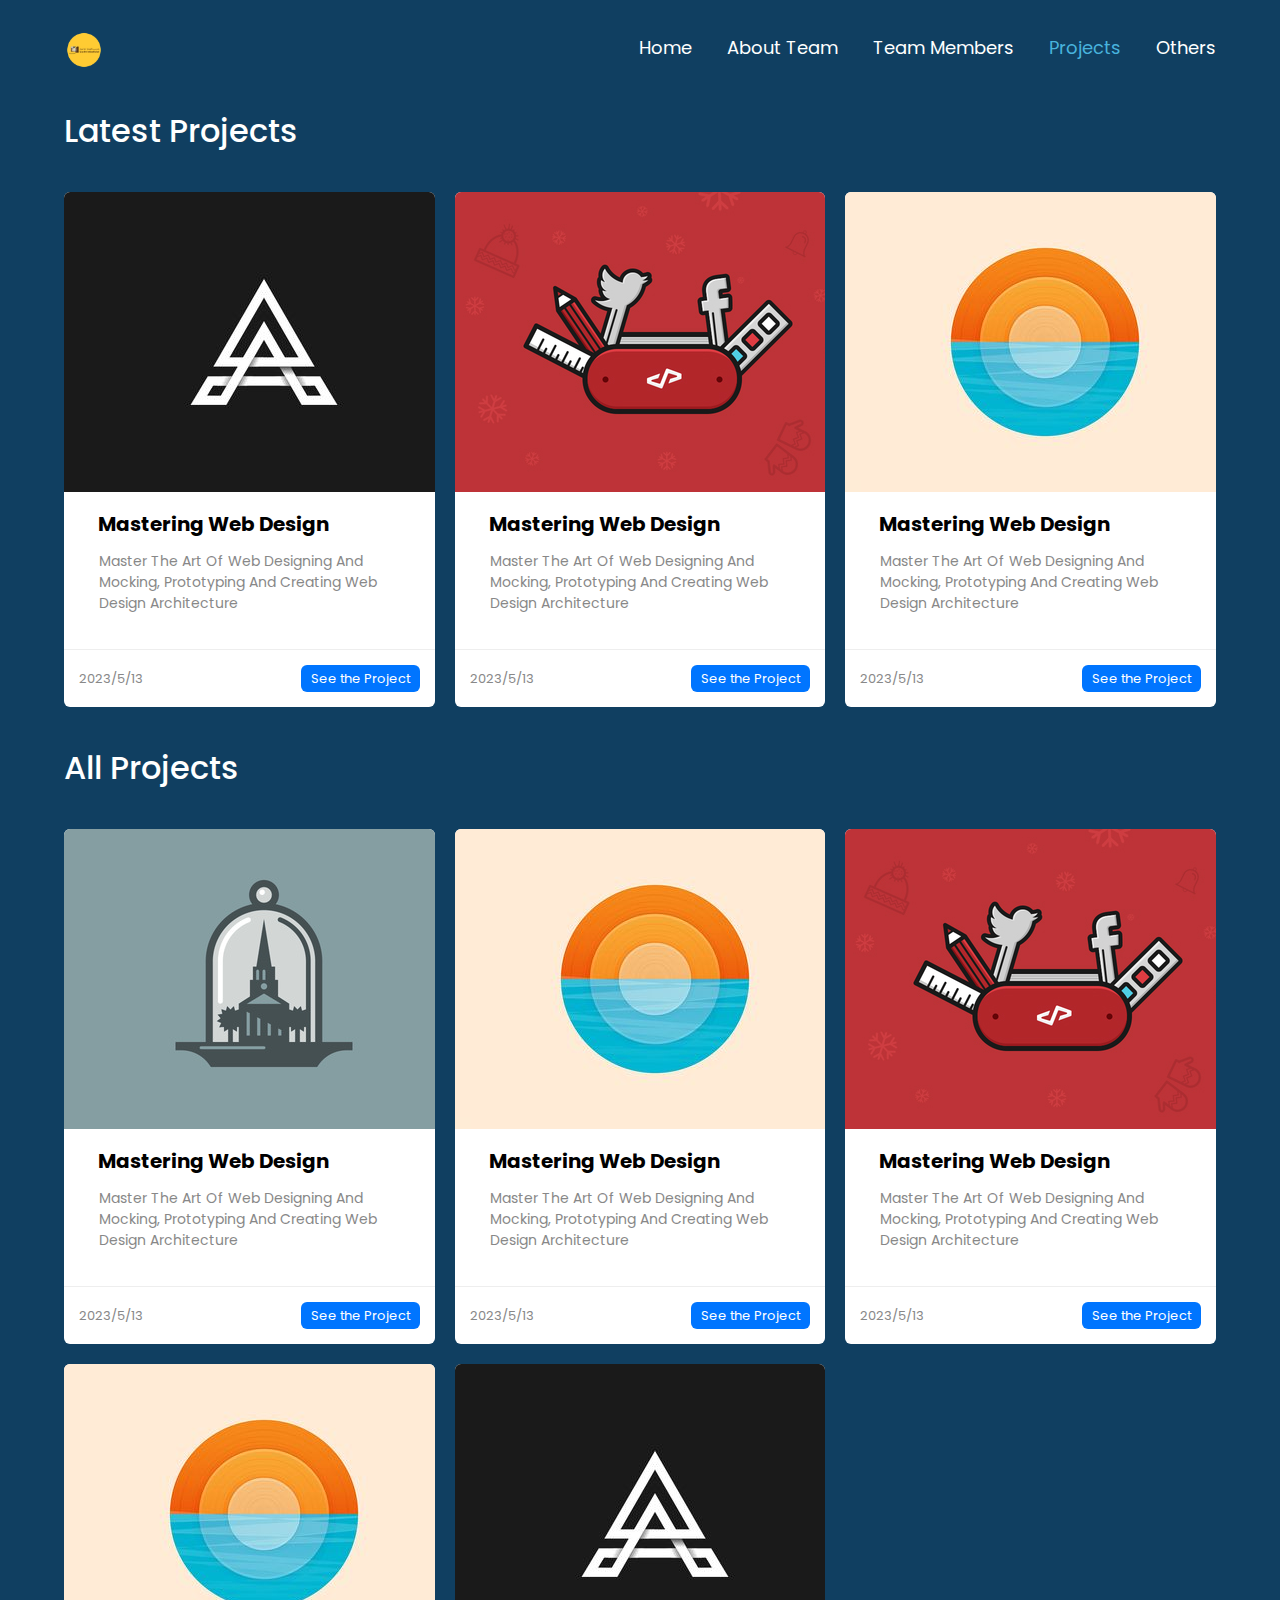
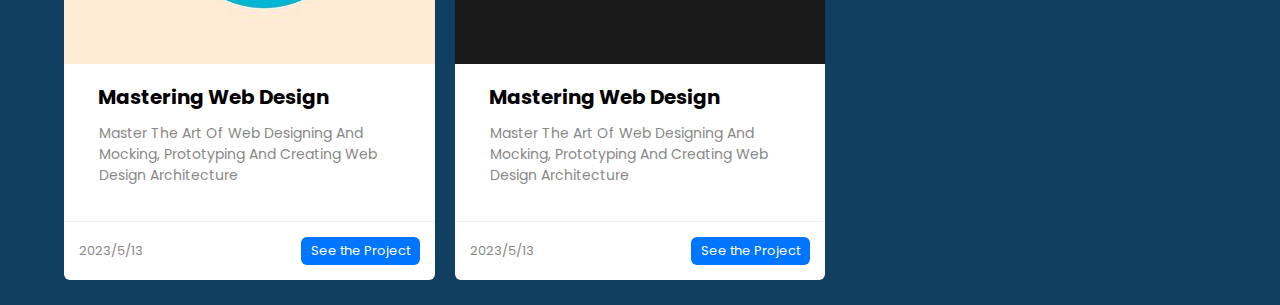
<file: projects for members/a-maher.html>
<!DOCTYPE html>
<html lang="en">
<head>
    <meta charset="UTF-8">
    <meta http-equiv="X-UA-Compatible" content="IE=edge">
    <meta name="viewport" content="width=device-width, initial-scale=1.0">
    <title>About Team</title>
    <!-- Link the CSS Files -->
    <link rel="stylesheet" href="../CSS/bootstrap.min.css">
    <link rel="stylesheet" href="../CSS/normalize.css">
    <link rel="stylesheet" href="../CSS/all.min.css">
    <link rel="stylesheet" href="../CSS/style.css">
    <link rel="stylesheet" href="../CSS/framework.css">
</head>
<body class="m-0">
    <div class="header disable_curet">
                <!-- The Logo in the tlc -->
                <a title="Science Lab Team" class="logo" href="#"><img src="../imgs/logo.png" alt=""></a>
                <!-- The Navbar -->
                <nav class="navbar">
                    <ul>
                        <!-- The Sections -->
                        <li><a href="../home.html">Home</a></li>
                        <li><a href="../aboutTeam.html">About Team</a></li>
                        <li><a href="../teamMembers.html">Team Members</a></li>
                        <li><a class="active" href="../projects.html">Projects</a></li>
                        <li><a href="#">Others</a></li>
                    </ul>
                </nav>
    </div>
    <div class="courses-page d-grid gap-20">
        <h1 class="p-rel disable_curet">Latest Projects</h1>
        <div style="grid-column: span 2;" class="disable_curet"></div>
        <div class="course bg-white p-rel rad-6">
                    <img class="cover" src="imgs/course-01.jpg" alt="">
                    <h4 class="m-0">Mastering Web Design</h4>
                    <div class="p-20">
                        <p class="description c-grey m-15 fs-14">Master The Art Of Web Designing And Mocking, Prototyping And Creating Web Design Architecture</p>
                    </div>
                    <div class="info p-15 p-rel between-flex">
                        <a href="#" class="title bg-blue c-white btn-shape b-none">See the Project</a>
                    <span class="c-grey">
                    2023/5/13
                    </span>
                </div>
        </div>
        <div class="course bg-white p-rel rad-6">
                    <img class="cover" src="imgs/course-05.jpg" alt="">
                    <h4 class="m-0">Mastering Web Design</h4>
                    <div class="p-20">
                        <p class="description c-grey m-15 fs-14">Master The Art Of Web Designing And Mocking, Prototyping And Creating Web Design Architecture</p>
                    </div>
                    <div class="info p-15 p-rel between-flex">
                        <a href="#" class="title bg-blue c-white btn-shape b-none">See the Project</a>
                    <span class="c-grey">
                    2023/5/13
                    </span>
                </div>
        </div>
        <div class="course bg-white p-rel rad-6">
                    <img class="cover" src="imgs/course-03.jpg" alt="">
                    <h4 class="m-0">Mastering Web Design</h4>
                    <div class="p-20">
                        <p class="description c-grey m-15 fs-14">Master The Art Of Web Designing And Mocking, Prototyping And Creating Web Design Architecture</p>
                    </div>
                    <div class="info p-15 p-rel between-flex">
                        <a href="#" class="title bg-blue c-white btn-shape b-none">See the Project</a>
                    <span class="c-grey">
                    2023/5/13
                    </span>
                </div>
        </div>
        <h1 class="p-rel disable_curet">All Projects</h1>
        <div style="grid-column: span 2;"  class="disable_curet"></div>
        <div class="course bg-white p-rel rad-6">
                    <img class="cover" src="imgs/course-04.jpg" alt="">
                    <h4 class="m-0">Mastering Web Design</h4>
                    <div class="p-20">
                        <p class="description c-grey m-15 fs-14">Master The Art Of Web Designing And Mocking, Prototyping And Creating Web Design Architecture</p>
                    </div>
                    <div class="info p-15 p-rel between-flex">
                        <a href="#" class="title bg-blue c-white btn-shape b-none">See the Project</a>
                    <span class="c-grey">
                    2023/5/13
                    </span>
                </div>
        </div>
        <div class="course bg-white p-rel rad-6">
                    <img class="cover" src="imgs/course-03.jpg" alt="">
                    <h4 class="m-0">Mastering Web Design</h4>
                    <div class="p-20">
                        <p class="description c-grey m-15 fs-14">Master The Art Of Web Designing And Mocking, Prototyping And Creating Web Design Architecture</p>
                    </div>
                    <div class="info p-15 p-rel between-flex">
                        <a href="#" class="title bg-blue c-white btn-shape b-none">See the Project</a>
                    <span class="c-grey">
                    2023/5/13
                    </span>
                </div>
        </div>
        <div class="course bg-white p-rel rad-6">
                    <img class="cover" src="imgs/course-05.jpg" alt="">
                    <h4 class="m-0">Mastering Web Design</h4>
                    <div class="p-20">
                        <p class="description c-grey m-15 fs-14">Master The Art Of Web Designing And Mocking, Prototyping And Creating Web Design Architecture</p>
                    </div>
                    <div class="info p-15 p-rel between-flex">
                        <a href="#" class="title bg-blue c-white btn-shape b-none">See the Project</a>
                    <span class="c-grey">
                    2023/5/13
                    </span>
                </div>
        </div>
        <div class="course bg-white p-rel rad-6">
                    <img class="cover" src="imgs/course-03.jpg" alt="">
                    <h4 class="m-0">Mastering Web Design</h4>
                    <div class="p-20">
                        <p class="description c-grey m-15 fs-14">Master The Art Of Web Designing And Mocking, Prototyping And Creating Web Design Architecture</p>
                    </div>
                    <div class="info p-15 p-rel between-flex">
                        <a href="#" class="title bg-blue c-white btn-shape b-none">See the Project</a>
                    <span class="c-grey">
                    2023/5/13
                    </span>
                </div>
        </div>
        <div class="course bg-white p-rel rad-6">
                    <img class="cover" src="imgs/course-01.jpg" alt="">
                    <h4 class="m-0">Mastering Web Design</h4>
                    <div class="p-20">
                        <p class="description c-grey m-15 fs-14">Master The Art Of Web Designing And Mocking, Prototyping And Creating Web Design Architecture</p>
                    </div>
                    <div class="info p-15 p-rel between-flex">
                        <a href="#" class="title bg-blue c-white btn-shape b-none">See the Project</a>
                    <span class="c-grey">
                    2023/5/13
                    </span>
                </div>
        </div>
    </div>
</body>
</file>
<file: CSS/style.css>
/* The Font @import */
@import url('https://fonts.googleapis.com/css2?family=Arimo:wght@400;500;700&family=Cairo:wght@300;400;600&family=Open+Sans:wght@400;700&family=Poppins:wght@400;500;600;700&display=swap');
* {
    /* Set The Border Sizing to border box */
    -webkit-box-sizing: border-box;
    -moz-box-sizing: border-box;
    box-sizing: box-border;
    /* Reset the margin & padding */
    padding:0;
    margin:0;
}
/* Variables */
:root {
    --main-color: #103f61;
    --main-color-alternate: #2b6893;
    --main-color-alt: #48b3dd;
    --text-color: #ffffff;
    --blue-color: #0075ff;
    --blue-alt-color: #0d69d5;
    --orange-color: #e7a22a;
    --green-color: #22c55e;
    --red-color: #f44336;
    --grey-color: #888;
}
/* Width of the Scrollbar */
::-webkit-scrollbar {
    width: 15px;
}
/* The Track & thumb color + hover */
::-webkit-scrollbar-track {
    background-color: white;
}
::-webkit-scrollbar-thumb {
    background-color: #0889bd;
}
::-webkit-scrollbar-thumb:hover {
    background-color: var(--main-color-alt);
}
/* Start Animation Section */
/* For the Spinner Span around the image */
@keyframes aboutSpinner {
        100% {
            transform: translate(-50%,-50%) rotate(360deg);
        }
    }
/* For the tying Effect */
@keyframes typing {
    100% {
        left: 100%;
        margin: 0 -35px 0 35px;
    }
}
/* For the Slide Effect */
@keyframes slide {
    100% {
        top: -360px;
    }
}
/* End Animation Section */
/* For All the Html */
html {
    scroll-behavior: smooth;
}
/* For All the Body */
body {
    font-family: 'Poppins', sans-serif;
    background-color: var(--main-color);
    /* All the text in the site will be this color instead that one you edit */
    color: var(--text-color);
    /* Setting the minimum view port to 100 */
    min-height: 100vh;
}
/* Reset the ul */
ul {
    list-style: none;
    margin: 0;
    padding: 0 ;
}
/* Disabling the curet in the not input field */
.disable_curet {
    -webkit-user-select: none;  /* Chrome all / Safari all */
    -moz-user-select: none;     /* Firefox all */
    -ms-user-select: none;      /* IE 10+ */
    user-select: none;
}
/* The Header */
.header {
    display: flex;
    justify-content: space-between;
    align-items: center;
    position: relative;
    top: 15px;
    left: 0;
    width: 100%;
    padding: 10px 5%;
    -webkit-box-shadow: -8px 15px 136px -137px rgba(255,255,255,0.45);
    -moz-box-shadow: -8px 15px 136px -137px rgba(255,255,255,0.45);
    box-shadow: -8px 15px 136px -137px rgba(255,255,255,0.45);
}
/* Let the li beside each other horizontal */
.header nav ul {
    display: flex;
}
/* The Logo in the header [SLT] */
.header .logo {
    font-size: 30px;
    color: var(--text-color);
    text-decoration: none;
    font-weight: bold;
}
.header .logo img {
    width: 40px;
}
/* The Links in the header */
.navbar ul li a {
    font-size: 18px;
    color: var(--text-color);
    text-decoration: none;
    margin-left: 35px;
    transition: 0.3s;
}
/* When Hovering in the link or the active page that you are in */
.navbar ul li a:hover,
.navbar ul li .active {
    color: var(--main-color-alt);
}
/* To let the main content move down */
.home {
    display: flex;
    align-items: center;
    height: 91vh;
    padding: 10px 5%;
}
/* Let the home content section take the half of the screen */
.home .home-content {
    max-width: 50%;
}
/* Styling the h1, h3, and the p in the Home Content */
.home .home-content h1:first-child {
    font-size: 56px;
    font-weight: 700;
    margin: 0 0 10px;
}
/* Styling the Second h1 */
.home .home-content h1:nth-child(2) {
    font-size: 50px;
    font-weight: 700;
    margin: 0 0 15px;
    color: var(--orange-color);
}
/* The Wrapper [typing effect] */
.wrapper {
    display: flex;
    align-items: center;
}
/* The First Text [We Are] */
.wrapper .first-text {
    font-size: 60px;
    font-weight: 700;
    color: var(--main-color-alt);
    margin: 0;
}
/* The Second Text in the wrapper with the stroke and the transparent color */
.wrapper .sec-text {
    height: 90px;
    line-height: 90px;
    font-weight: 700;
    overflow: hidden;
    color: transparent;
    -webkit-text-stroke: 1px var(--main-color-alt);
    margin: 0;
}
/* The li inside the second text */
.wrapper .sec-text li {
    position: relative;
    top: 0;
    font-size: 60px;
    padding: 0 20px;
    /* The Slide Animation */
    animation: slide 12s steps(4) infinite;
}
/* The Span inside the li */
.sec-text li span {
    position: relative;
}
/* Psedu element [before] for the span */
.sec-text li span::before {
    content: "";
    position: absolute;
    left: 0;
    width: 400px;
    height: 90px;
    background-color: var(--main-color);
    border-left: 2px solid var(--main-color-alt);
    /* The Typing Animation */
    animation: typing 1.5s steps(10) infinite alternate;
}
/* The Paragraph in the Home Content [Description for the team] */
.home .home-content p {
    font-size: 16px;
    line-height: 1.5;
    margin: 20px 0 30px;
}
/* Styling the Botton Box */
.home .home-content .btn-box {
    display: flex;
    justify-content: space-between;
    width: 345px;
    height: 50px;
    margin-top: 10px;
    margin-bottom: 10px  ;
}
/* Style the a inside the botton box */
.home .home-content .btn-box a {
    position: relative;
    display: inline-flex;
    justify-content: center;
    align-items: center;
    width: 150px;
    height: 100%;
    background-color: var(--main-color-alt);
    border: 2px solid var(--main-color-alt);
    border-radius: 8px;
    font-size: 16px;
    font-weight: 900;
    color: var(--main-color);
    text-decoration: none;
    overflow: hidden;
    z-index: 1;
    transition: 0.5s;
    -webkit-box-shadow: -8px 15px 136px -88px rgba(255,255,255,0.45);
    -moz-box-shadow: -8px 15px 136px -88px rgba(255,255,255,0.45);
    box-shadow: -8px 15px 136px -88px rgba(255,255,255,0.45);
}
/* Styling the Second Box */
.home .home-content .btn-box a:nth-child(2) {
    background-color: var(--main-color);
    color: var(--main-color-alt);
}
/* Second Box when hover */
.home .home-content .btn-box a:nth-child(2):hover {
    color: var(--main-color);
    background-color: var(--main-color-alt);
}
/* Styling the first box when hovering */
.home .home-content .btn-box a:hover {
    color: var(--main-color-alt);
    background-color: var(--main-color);
}
@media (max-width: 1210px) {
    .team-img img {
        display: none;
    }
    .home .home-content {
        max-width: 100%;
        display: flex;
        align-items: center;
        justify-content: center;
        flex-direction: column;
    }
    .header .navbar {
        display: none;
    }
    .home {
        height: 100%;
        padding-top: 5%;
    }
    .home .home-content .btn-box {
        margin-bottom: 8%;
    }
    .home .home-content p {
        text-align: center;
        margin-top: 30px;
    }
}
@media (max-width: 1205px) {
    .home .home-content > div {
        text-align: center;
    }
    .home .home-content h1:first-child {
        font-size: 85px;
    }
    .home .home-content h1:nth-child(2) {
        font-size: 65px;
    }
}
@media (max-width: 767px) {
    .home .wrapper {
        display: none;
    }
    .home .home-content > div {
        text-align: center;
    }
    .home .home-content h1:first-child {
        font-size: 72px;
    }
    .home .home-content h1:nth-child(2) {
        font-size: 52px;
    }
}
@media (max-width: 644px) {
    .home .home-content h1:first-child {
        font-size: 40px;
    }
    .home .home-content h1:nth-child(2) {
        font-size: 28px;
    }
    .home .home-content p {
        font-size: 12px;
        margin: 20px 0 40px;
    }
    .home .home-content .btn-box {
        width: 316px;
        height: 52px;
        margin-bottom: 70px;
    }
}
/* The Team Images */
.about-img {
    position: relative;
    width: 25rem;
    height: 25rem;
    border-radius: 50%;
    display: flex;
    flex-direction: column;
    justify-content: center;
    align-items: center;
}
/* The image it self */
#image {
    transition: opacity 1s ease-in-out;
    border-radius: 50%;
    width: 60%;
    border: .2rem solid var(--main-color-alt);
}
/* The spinner around the image */
.about-img .spin{
    position: absolute;
    top: 31%;
    left: 50%;
    transform: translate(-50%,-50%) rotate(0);
    width: 68%;
    height: 68%;
    border-radius: 50%;
    border-top: .2rem solid transparent;
    border-bottom: .2rem solid transparent;
    border-left: .2rem solid var(--main-color-alt);
    border-right: .2rem solid var(--main-color-alt);
    animation: aboutSpinner 8s linear infinite;
}
/* The Whole Team image Container*/
.team-img {
    display: flex;
    justify-content: center;
    align-items: center;
    position: relative;
    display: block;
    margin-top: 70px;
    left: 130px;
    overflow: hidden;
}
/* Styling the image it self */
.team-img img {
    width: 450px;
    border-radius: 12px;
    border: 3px solid var(--main-color-alt);
}
.mem {
    display: flex;
    justify-content: center;
    align-items: center;
    flex-direction: column;
    margin-top: 100px;
}
.mem-a {
    display: flex;
    justify-content: center;
    align-items: center;
    flex-direction: column;
    margin-top: 50px;
}
/* The Footer */
.footer {
    display: flex;
    justify-content: center;
    align-items: center;
    position: relative;
    color: white;
    text-align: center;
    margin-top: auto;
    padding-bottom: 10px;
}
/* Styling Social Media Box*/
.footer .home-sci {
    display: flex;
    justify-content: space-between;
    align-items: center;
    position: absolute;
    text-align: center;
    margin-bottom: 70px;
    width: 170px;
}
/* Every icon inside the Social Media Box */
.footer .home-sci a {
    display: inline-flex;
    justify-content: center;
    align-items: center;
    width: 40px;
    height: 40px;
    border: 2px solid var(--main-color-alt);
    border-radius: 50%;
    font-size: 20px;
    color: var(--main-color-alt);
    text-decoration: none;
    background-color: transparent;
    transition: 0.3s;
    -webkit-box-shadow: -8px 15px 136px -72px rgba(255,255,255,0.45);
    -moz-box-shadow: -8px 15px 136px -72px rgba(255,255,255,0.45);
    box-shadow: -8px 15px 136px -72px rgba(255,255,255,0.45);
}
/* The Icon When Hovering */
.footer .home-sci a:hover {
    background-color: var(--main-color-alt);
    color: var(--main-color);
}
/* The Paragraph in the Footer */
.footer .copyright {
    margin-top: 60px;
}
/* The Span inside the paragraph [SLT | SIS] */
.footer .copyright span {
    font-weight: 500;
    color: var(--main-color-alt);
}
/* End Home Page */



/* Team Page */
.team-page {
    display: flex;
    position: relative;
    align-items: center;
    flex-direction: column;
    height: 91vh;
    padding: 10px 5%;
}
.team-page > h1 {
    font-size: 62px;
    font-weight: 900;
    margin-top: 80px;
    padding: 10px;
    border-bottom: 3px solid var(--blue-color);
    background-color: var(--blue-color);
    transform: skew(-10deg);
}
.footer {
    display: flex;
    margin-top: auto;
    justify-content: center;
    align-items: center;
}
.about,.skills {
    padding: 40px;
    min-height: 330px;
}
.about {
    background-color: white;
    color: black;
    max-height: 330px;
    overflow: hidden;
    -webkit-box-shadow: -8px 15px 134px -105px rgba(255,255,255,0.45);
    -moz-box-shadow: -8px 15px 134px -105px rgba(255,255,255,0.45);
    box-shadow: -8px 15px 134px -105px rgba(255,255,255,0.45);
}
.about h3 {
    margin-bottom: 25px;
}
.skills {
    background-color: #1f54bf;
    color: #f5f5f5;
    max-height: 330px;
    -webkit-box-shadow: -8px 15px 134px -105px rgba(255,255,255,0.45);
    -moz-box-shadow: -8px 15px 134px -105px rgba(255,255,255,0.45);
    box-shadow: -8px 15px 134px -105px rgba(255,255,255,0.45);
}
.skills h2 {
    margin-bottom: 20px;
}
.skills .progress {
    margin-bottom: 30px;
    margin-top: 7px;
}
.skills h5 {
    font-size: 18px;
    letter-spacing: 0.3px;
    text-transform: capitalize;
    color: var(--text-color);
}
.skills .progress-bar {
    background-color: #0067ff;
}
.about-img .image {
    transition: opacity 1s ease-in-out;
    border-radius: 50%;
    width: 60%;
    border: .2rem solid var(--main-color-alt);
    -webkit-box-shadow: -8px 15px 136px -75px rgba(255,255,255,0.45);
    -moz-box-shadow: -8px 15px 136px -75px rgba(255,255,255,0.45);
    box-shadow: -8px 15px 136px -75px rgba(255,255,255,0.45);
}
.about-img h1 {
    font-size: 42px;
    font-weight: 500;
    margin-bottom: 10px;
}
.about-img h2 {
    margin-top: 0;
    margin-bottom: 30px;
    color: var(--orange-color);
}
/* Projects Page */

.prj-page .container {
    width: 75%;
    display: flex;
    position: relative;
    align-items: center;
    justify-content: center;
    flex-direction: column;
    padding: 10px 5%;
    border-radius: 10px;
    background-color: white;
  }
  .prj-page .info {
    display: flex;
    flex-direction: column;
    align-items: center;
    justify-content: center;
  }
  .prj-page h4 { /* added this block */
    color: black;
    margin-bottom: 10px;
  }
  .prj-page .description {
    color: black;
    font-size: 18px;
    margin-top: 10px;
    text-transform: capitalize;
  }
  .prj-page .choose {
    color: black;
    font-size: 18px;
  }
  .prj-page .links {
    display: flex;
    flex-wrap: wrap;
    flex-direction: row;
    justify-content: center;
    align-items: center;
    margin-bottom: 25px;
  }
  .prj-page .links ul {
    display: flex;
    justify-content: center;
    align-items: center;
    flex-wrap: wrap;
  }
  .prj-page .links ul li a{
    appearance: none;
    border: none;
    padding: 10px;
    margin: 5px;
    display: block;
    border: none;
    border-radius: 5px;
    background-color: var(--main-color);
    color: white;
    transition: 0.3s;
    text-decoration: none;
  }
  .prj-page .links ul li a:hover {
    background-color: var(--main-color-alternate);
  }
  .prj-page  {
    padding: 8% 5%;
  }
  /* Projects */
  .courses-page {
      grid-template-columns: repeat(auto-fill, minmax(350px, 1fr));
    padding: 2% 5%;
}
.courses-page .course {
    overflow: hidden;
}
.courses-page .course .cover {
    min-width: 100%;
}
.courses-page .course .info {
    border-top: 1px solid #eee;
    font-size: 13px;
    display: flex;
    flex-direction: row-reverse;
}
.courses-page .course .info .title {
    text-decoration: none;
}
.courses-page .course h4 {
    font-size: 20px;
    font-weight: bold;
    color: black;
    position: relative;
    left: 34px;
    top: 4%;
}
/* About Team */
/* Start Friends Page */
.friends-page {
    grid-template-columns: repeat(auto-fill, minmax(300px, 1fr));
}
.friends-page .friend {
    position: relative;
    color: black;
}
.page .content {
    padding: 4% 3%;
}
@media (max-width: 767px) {
    .friends-page {
        grid-template-columns:minmax(200px, 1fr);
        margin-left: 10px;
        margin-right: 10px;
        gap: 10px;
    }
}
.friends-page .contact {
    position: absolute;
    left: 10px;
    top: 10px
}
.friends-page .contact i {
    background-color: #eee;
    font-size: 13px;
    padding: 10px;
    border-radius: 50%;
    cursor: pointer;
    color: black;
    transition: 0.3s;
}
.friends-page .friend .info div a {
    text-decoration: none;
}
.friends-page .contact i:hover {
    background: var(--blue-color);
    color: white;
}
.friends-page .friend .icons {
    border-top: 1px solid #eee;
    border-bottom: 1px solid #eee; 
    margin-top: 10px;
    margin-bottom: 15px;
    padding-top: 15px;
    padding-bottom: 15px;
}
.friends-page .friend .icons i {
    margin-right: 5px;
}
.friends-page .friend .icons .vip {
    position: absolute;
    right: 0;
    top: 50%;
    transform: translateY(-50%);
    font-size: 40px;
    opacity: 0.2;
}
/* End Friends Page */
</file>
<file: CSS/framework.css>
:root {
    --blue-color: #0075ff;
    --blue-alt-color: #0d69d5;
    --orange-color: #f59e0b;
    --green-color: #22c55e;
    --red-color: #f44336;
    --grey-color: #888;
  }
  /* Start Box */
  .d-flex {
    display: flex;
  }
  .f-wrap {
    flex-wrap: wrap;
  }
  .align-center {
    align-items: center;
  }
  .space-between {
    justify-content: space-between;
  }
  .d-grid {
    display: grid;
  }
  .gap-20 {
    gap: 20px;
  }
  .d-block {
    display: block;
  }
  @media (max-width: 767px) {
    .block-mobile {
      display: block;
    }
    .hide-mobile {
      display: none;
    }
  }
  /* End Box */
  /* Start Padding + Margin */
  .p-10 {
    padding: 10px;
  }
  .p-15 {
    padding: 15px;
  }
  .p-20 {
    padding: 20px;
  }
  .pt-10 {
    padding-top: 10px;
  }
  .pt-15 {
    padding-top: 15px;
  }
  .pt-20 {
    padding-top: 20px;
  }
  .pb-10 {
    padding-bottom: 10px;
  }
  .pb-15 {
    padding-bottom: 15px;
  }
  .pb-20 {
    padding-bottom: 20px;
  }
  .pl-2 {
    padding-left: 2px;
  }
  .pl-15 {
    padding-left: 15px;
  }
  .pl-5 {
    padding-left: 5px;
  }
  .m-0 {
    margin: 0;
  }
  .m-15 {
    margin: 15px;
  }
  .m-20 {
    margin: 20px;
  }
  .mt-0 {
    margin-top: 0;
  }
  .mt-5 {
    margin-top: 5px;
  }
  .mt-10 {
    margin-top: 10px;
  }
  .mt-15 {
    margin-top: 15px;
  }
  .mt-20 {
    margin-top: 20px;
  }
  .mt-25 {
    margin-top: 25px;
  }
  .mt-50 {
    margin-top: 50px;
  }
  .mr-10 {
    margin-right: 10px;
  }
  .mr-15 {
    margin-right: 15px;
  }
  .mb-5 {
    margin-bottom: 5px;
  }
  .mb-10 {
    margin-bottom: 10px;
  }
  .mb-15 {
    margin-bottom: 15px;
  }
  .mb-20 {
    margin-bottom: 20px;
  }
  .mb-25 {
    margin-bottom: 25px;
  }
  /* End Padding + Margin */
  /* Start Color */
  .c-black {
    color: black;
  }
  .c-white {
    color: white;
  }
  .c-grey {
    color: var(--grey-color);
  }
  .c-red {
    color: var(--red-color);
  }
  .c-green {
    color: var(--green-color);
  }
  .c-blue {
    color: var(--blue-color);
  }
  .c-orange {
    color: var(--orange-color);
  }
  .bg-red {
    background-color: var(--red-color);
  }
  .bg-green {
    background-color: var(--green-color);
  }
  .bg-blue {
    background-color: var(--blue-color);
  }
  .bg-orange {
    background-color: var(--orange-color);
  }
  .bg-white {
    background-color: white;
  }
  .bg-eee {
    background-color: #eee;
  }
  /* End Color */
  /* Start Position */
  .p-relative {
    position: relative;
  }
  .p-absolute {
    position: absolute;
  }
  /* End Position */
  /* Start Font */
  .txt-c {
    text-align: center;
  }
  .fs-13 {
    font-size: 13px;
  }
  .fs-14 {
    font-size: 14px;
  }
  .fs-15 {
    font-size: 15px;
  }
  .fs-25 {
    font-size: 25px;
  }
  .fw-bold {
    font-weight: bold;
  }
  @media (max-width: 767px) {
    .txt-c-mobile {
      text-align: center;
    }
  }
  /* End Font */
  /* Start Border */
  .rad-6 {
    border-radius: 6px;
  }
  .rad-10 {
    border-radius: 10px;
  }
  .rad-half {
    border-radius: 50%;
  }
  .b-none {
    border: none;
  }
  .border-ccc {
    border: 1px solid #ccc;
  }
  .border-eee {
    border: 1px solid #eee;
  }
  
  /* End Border */
  /* Start Width + Height */
  .w-full {
    width: 100%;
  }
  .w-100 {
    width: 100px;
  }
  .w-fit {
    width: fit-content;
  }
  .h-full {
    height: 100%;
  }
  .h-100 {
    height: 100px;
  }
  /* End Width + Height */
  /* Start Components */
  .center-flex {
    display: flex;
    align-items: center;
    justify-content: center;
  }
  .between-flex {
    display: flex;
    align-items: center;
    justify-content: space-between;
  }
  .btn-shape {
    padding: 4px 10px;
    border-radius: 6px;
  }
  /* End Components */
</file>
